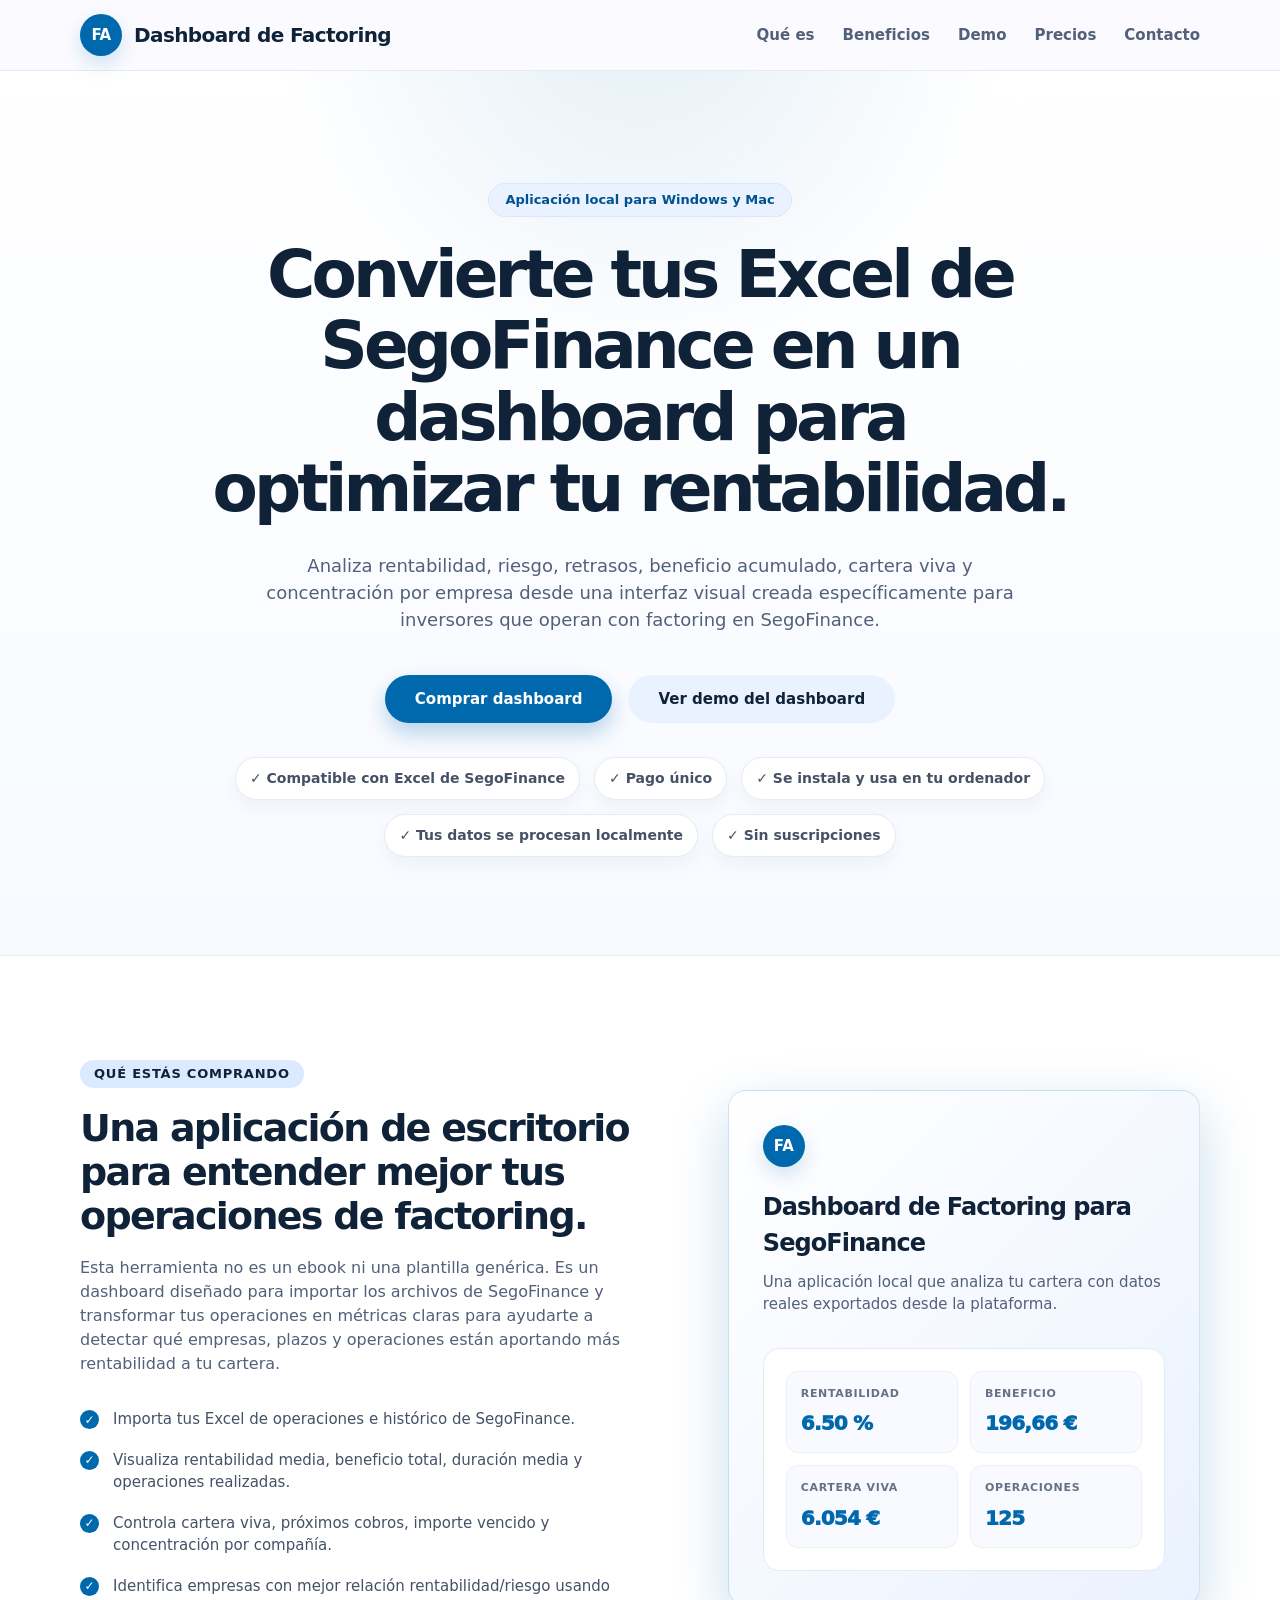
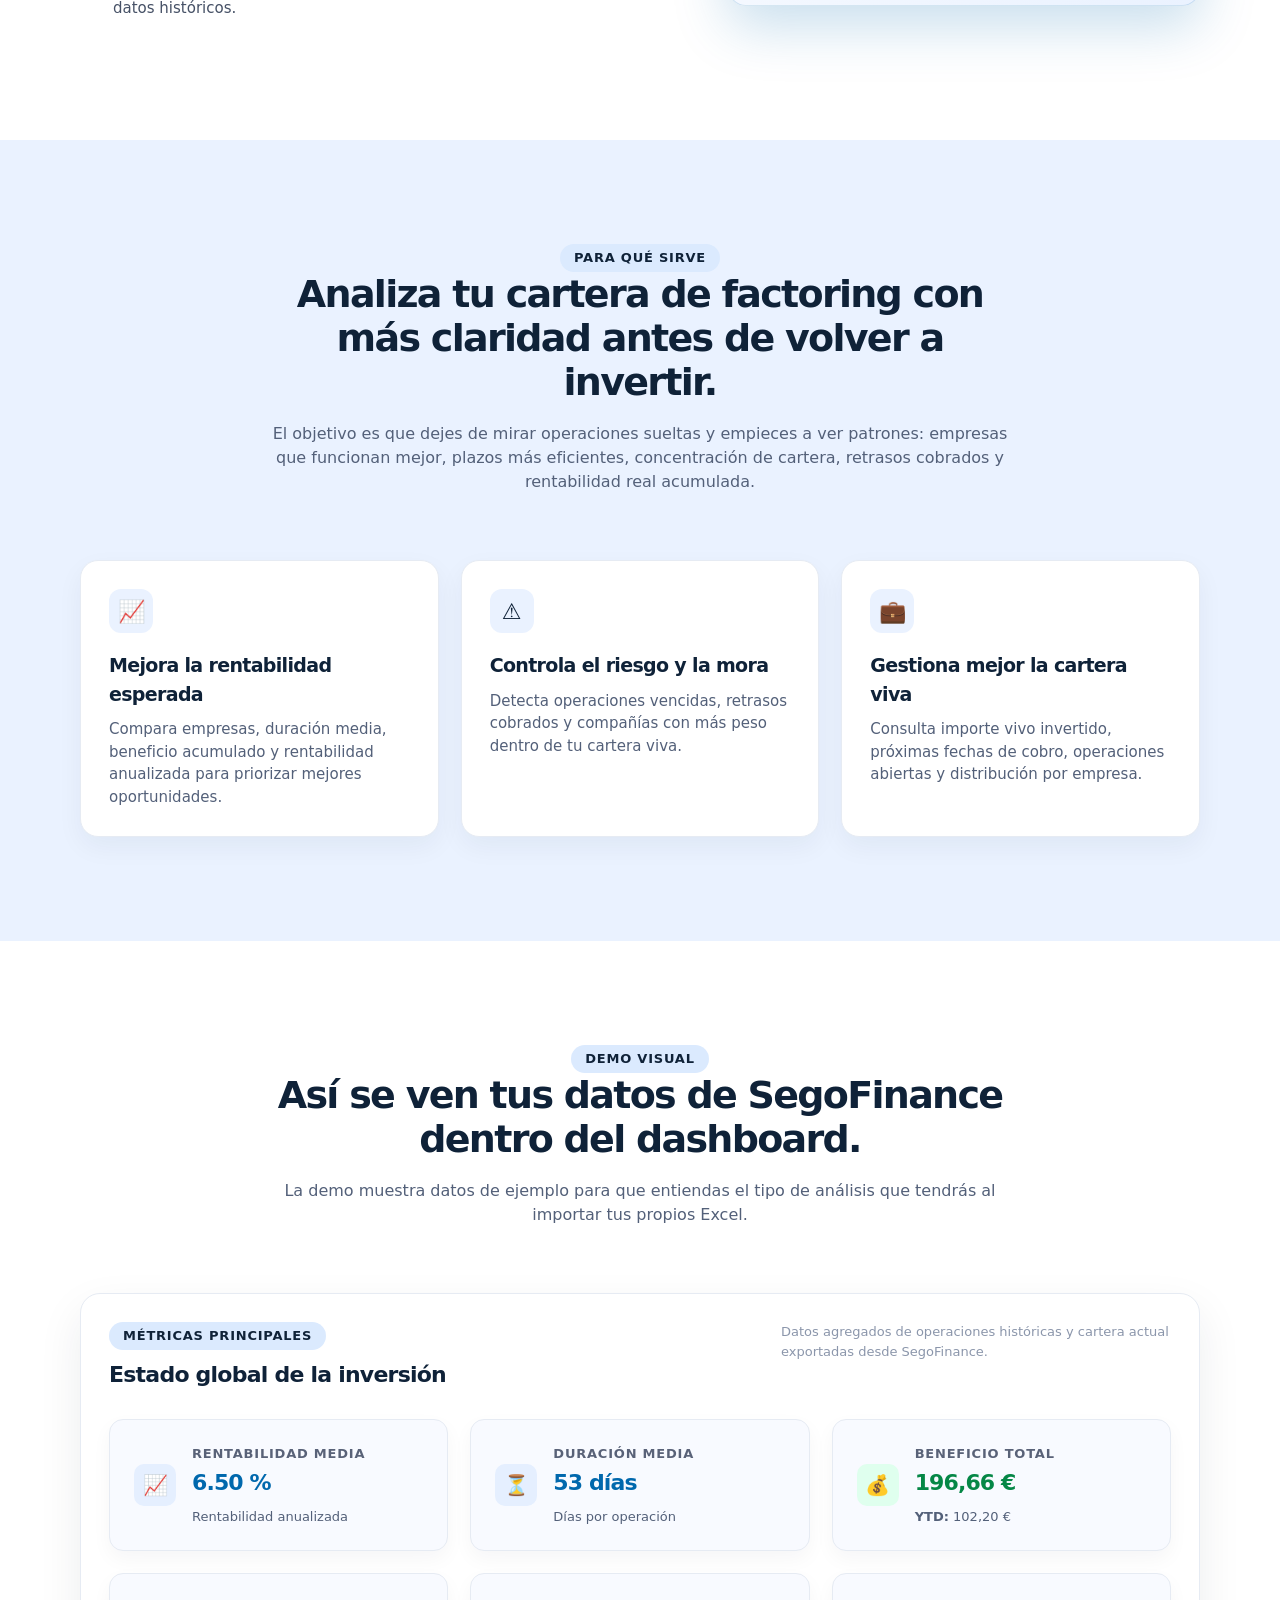
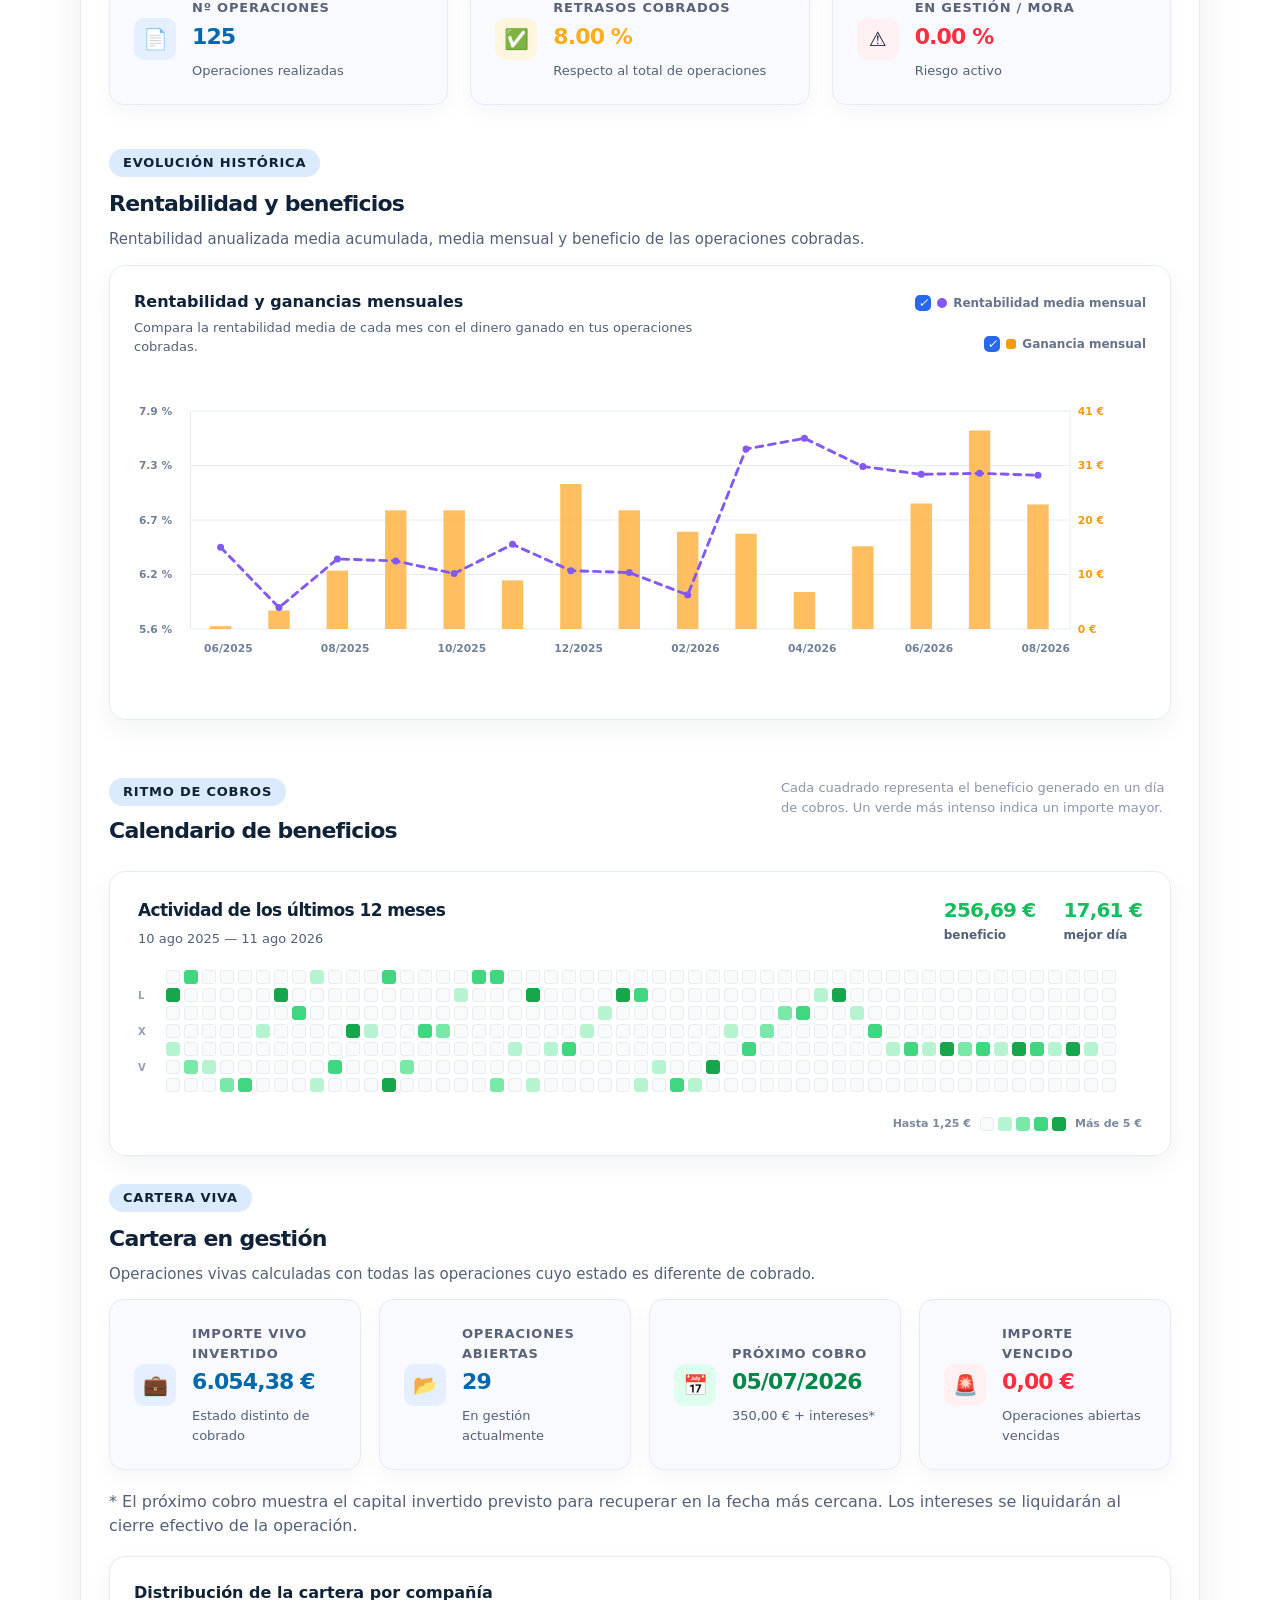
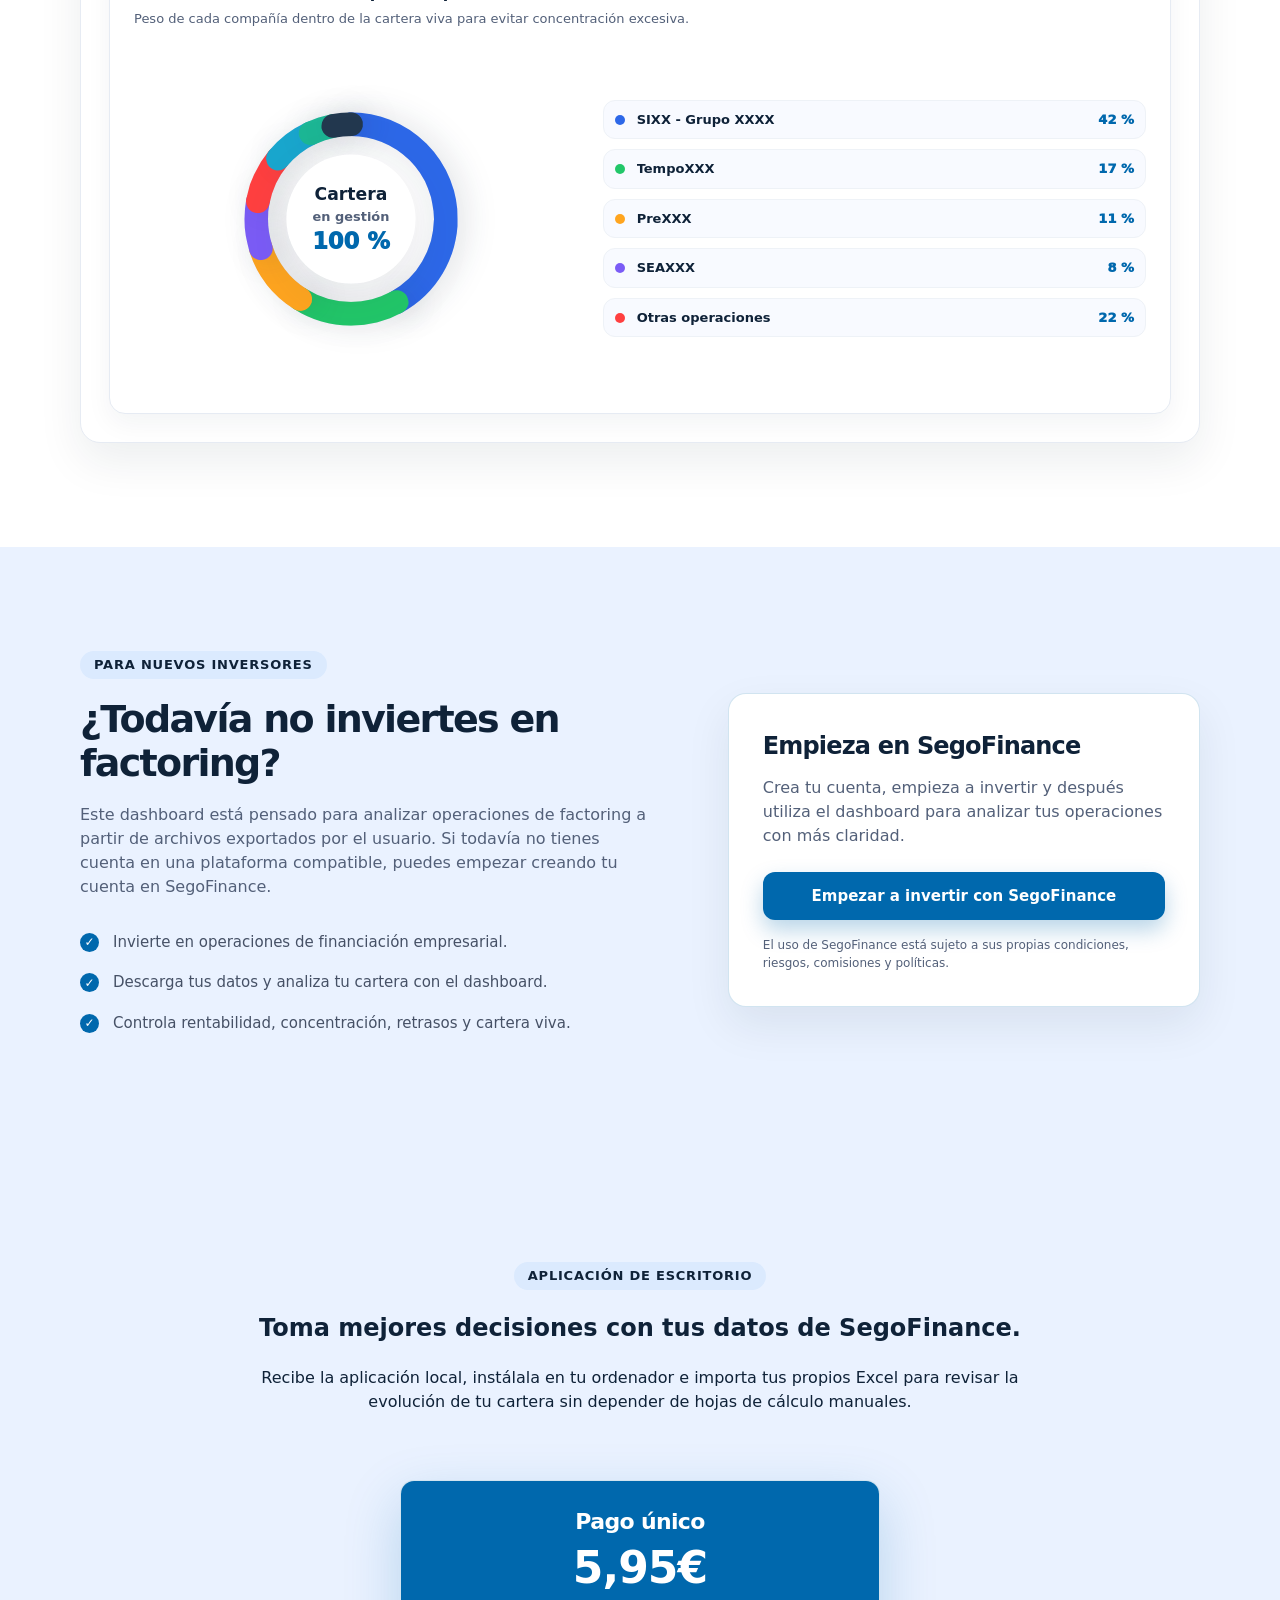
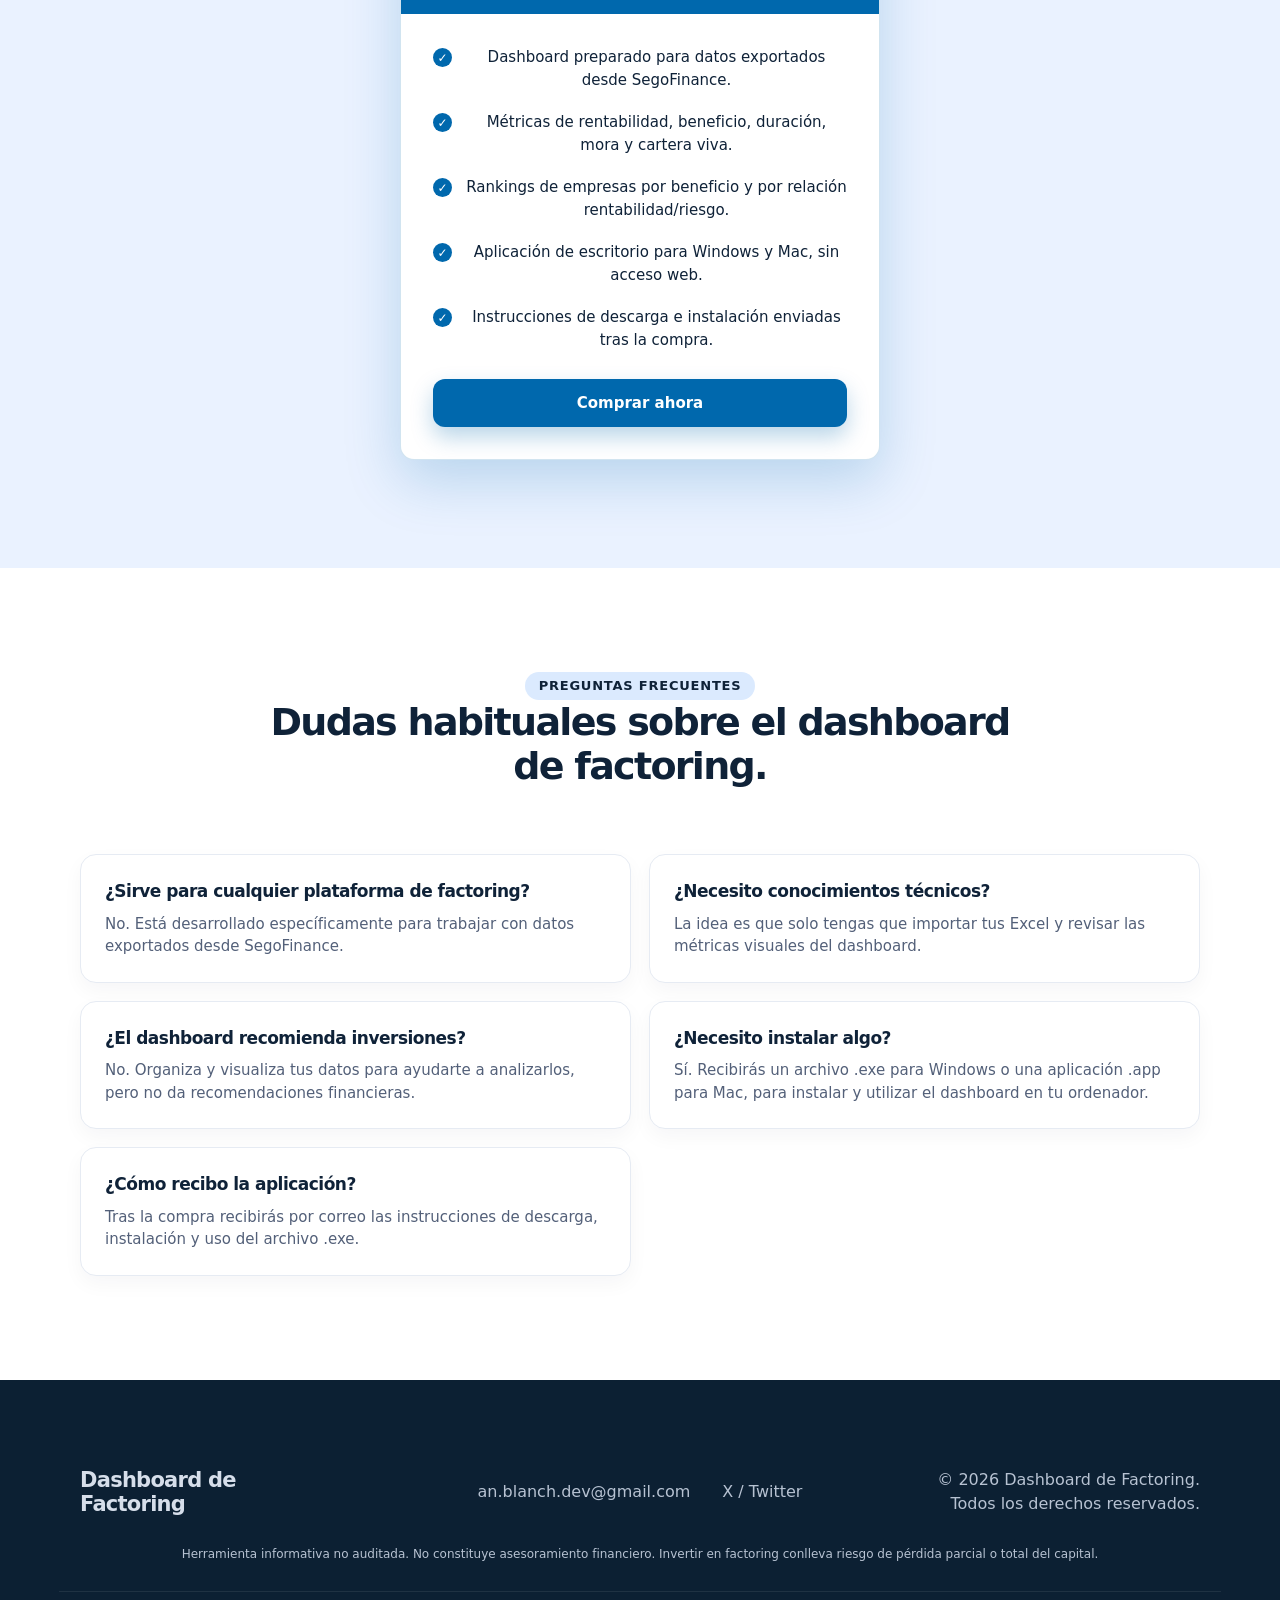
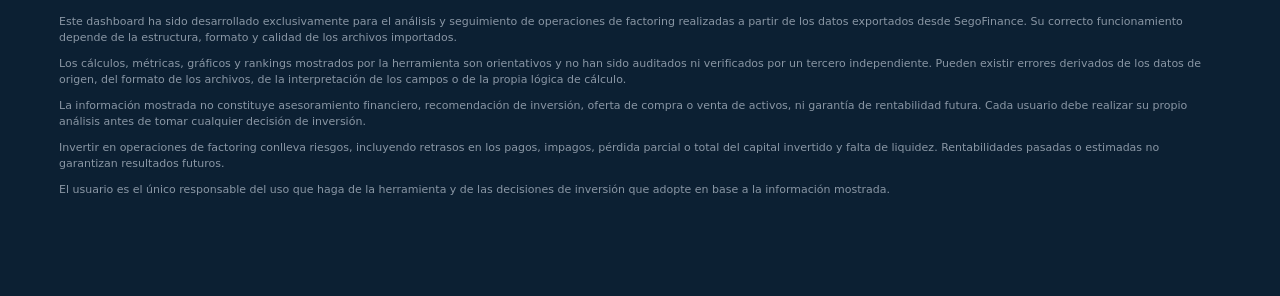
<file: index.html>
<!DOCTYPE html>
<html lang="es">
<head>
  <meta charset="UTF-8" />
  <meta name="viewport" content="width=device-width, initial-scale=1.0" />

  <title>Dashboard de Factoring para SegoFinance | Analiza tu cartera</title>
  <meta name="description" content="Convierte tus Excel de SegoFinance en un dashboard visual para analizar rentabilidad, beneficios, cobros, riesgo y cartera viva desde tu PC." />
  <meta name="keywords" content="dashboard factoring SegoFinance, dashboard para cartera de factoring, analizar cartera SegoFinance, herramienta para inversores factoring, rentabilidad factoring SegoFinance, análisis operaciones factoring, Excel SegoFinance dashboard, controlar inversión factoring, invertir en factoring, como invertir en factoring, cartera viva factoring, métricas factoring" />
  <meta name="author" content="Dashboard de Factoring" />
  <meta name="robots" content="index, follow, max-image-preview:large" />
  <meta name="language" content="es" />
  <meta name="theme-color" content="#0068ad" />
  <link rel="canonical" href="https://anblanch.github.io/dashboard-factoring-landing/" />

  <meta name="google-site-verification" content="lwTbjmG_URt6NmHaF0GnJcpMwwlThwc6qsTA37tQsCk" />
  <meta property="og:type" content="website" />
  <meta property="og:locale" content="es_ES" />
  <meta property="og:title" content="Dashboard de escritorio para SegoFinance | Analiza tu cartera de factoring" />
  <meta property="og:description" content="Analiza rentabilidad, beneficios, cobros, riesgo y cartera viva con tus propios Excel de SegoFinance." />
  <meta property="og:site_name" content="Dashboard de Factoring" />
  <meta property="og:url" content="https://dashboarddefactoring.com/" />
  <meta property="og:image" content="https://dashboarddefactoring.com/og-dashboard-factoring.png" />
  <meta property="og:image:secure_url" content="https://dashboarddefactoring.com/og-dashboard-factoring.png" />
  <meta property="og:image:type" content="image/png" />
  <meta property="og:image:width" content="1729" />
  <meta property="og:image:height" content="910" />
  <meta property="og:image:alt" content="Dashboard de Factoring para analizar operaciones de SegoFinance" />

  <meta name="twitter:card" content="summary_large_image" />
  <meta name="twitter:title" content="Dashboard de Factoring para SegoFinance" />
  <meta name="twitter:description" content="Convierte tus Excel en métricas claras para analizar tu cartera de factoring." />
  <meta name="twitter:image" content="https://dashboarddefactoring.com/og-dashboard-factoring.png" />
  <meta name="twitter:image:alt" content="Vista de un dashboard de factoring con métricas, gráfica y calendario de beneficios" />
  <link rel="icon" href="./favicon.svg" type="image/svg+xml" />
  <link rel="alternate icon" href="./favicon.png" type="image/png" />
  <link rel="apple-touch-icon" href="./favicon.svg" />
  <link rel="manifest" href="./site.webmanifest" />
  <script type="application/ld+json">
  {
    "@context": "https://schema.org",
    "@type": "SoftwareApplication",
    "name": "Dashboard de Factoring para SegoFinance",
    "applicationCategory": "FinanceApplication",
    "operatingSystem": "Windows, macOS",
    "description": "Aplicación de escritorio para analizar operaciones de factoring exportadas desde SegoFinance mediante archivos Excel. Los datos se procesan localmente en el ordenador.",
    "offers": {
      "@type": "Offer",
      "price": "12.95",
      "priceCurrency": "EUR",
      "availability": "https://schema.org/InStock"
    }
  }
  </script>

  <style>
    :root {
      --bg: #ffffff;
      --bg-soft: #f7faff;
      --bg-blue: #eaf2ff;
      --nav-bg: #fbfbff;
      --primary: #0068ad;
      --primary-dark: #00528f;
      --primary-soft: #dbeafe;
      --text: #0f2238;
      --muted: #536079;
      --border: #e6ebf3;
      --card: #ffffff;
      --green: #16c76a;
      --red: #ff2d3d;
      --orange: #ffae1a;
      --shadow: 0 18px 45px rgba(15, 34, 56, 0.08);
      --shadow-strong: 0 20px 55px rgba(0, 104, 173, 0.22);
      --radius-lg: 22px;
      --radius-md: 16px;
      --container: 1120px;
    }

    * { box-sizing: border-box; }
    html { scroll-behavior: smooth; }

    body {
      margin: 0;
      font-family: Inter, ui-sans-serif, system-ui, -apple-system, BlinkMacSystemFont, "Segoe UI", sans-serif;
      color: var(--text);
      background: var(--bg);
      line-height: 1.5;
    }

    a { color: inherit; text-decoration: none; }

    button,
    .button {
      display: inline-flex;
      align-items: center;
      justify-content: center;
      min-height: 48px;
      padding: 0 30px;
      border: 0;
      border-radius: 999px;
      font-size: 15px;
      font-weight: 800;
      cursor: pointer;
      transition: transform 0.2s ease, box-shadow 0.2s ease, background 0.2s ease;
    }

    button:hover,
    .button:hover { transform: translateY(-2px); }

    .button-primary {
      color: #fff;
      background: var(--primary);
      box-shadow: 0 10px 22px rgba(0, 104, 173, 0.28);
    }

    .button-primary:hover { background: var(--primary-dark); }
    .button-soft { color: var(--text); background: #eaf2ff; }
    .button-block { width: 100%; border-radius: 12px; }

    .container {
      width: min(var(--container), calc(100% - 72px));
      margin: 0 auto;
    }

    .navbar {
      position: sticky;
      top: 0;
      z-index: 50;
      border-bottom: 1px solid var(--border);
      background: rgba(251, 251, 255, 0.94);
      backdrop-filter: blur(14px);
    }

    .nav-inner {
      display: flex;
      align-items: center;
      justify-content: space-between;
      min-height: 70px;
      gap: 24px;
    }

    .brand {
      display: inline-flex;
      align-items: center;
      gap: 12px;
      font-size: 20px;
      font-weight: 850;
      letter-spacing: -0.03em;
      white-space: nowrap;
    }

    .brand-logo {
      display: inline-flex;
      align-items: center;
      justify-content: center;
      width: 42px;
      height: 42px;
      border-radius: 50%;
      color: #fff;
      background: var(--primary);
      font-size: 15px;
      font-weight: 900;
      box-shadow: 0 8px 20px rgba(0, 104, 173, 0.18);
    }

    .nav-links {
      display: flex;
      align-items: center;
      justify-content: center;
      gap: 28px;
      color: var(--muted);
      font-size: 15px;
      font-weight: 600;
    }

    .nav-links a:hover { color: var(--primary); }

    .hero {
      padding: 112px 0 98px;
      border-bottom: 1px solid var(--border);
      background:
        radial-gradient(circle at 50% -10%, rgba(0, 104, 173, 0.11), transparent 32%),
        linear-gradient(180deg, #ffffff 0%, #f7faff 100%);
      text-align: center;
    }

    .hero-badge {
      display: inline-flex;
      align-items: center;
      gap: 8px;
      min-height: 34px;
      padding: 0 16px;
      border-radius: 999px;
      color: var(--primary-dark);
      background: #eaf2ff;
      border: 1px solid #d7e7ff;
      font-size: 13px;
      font-weight: 900;
      margin-bottom: 22px;
    }

    .hero h1 {
      max-width: 860px;
      margin: 0 auto;
      font-size: clamp(42px, 5.8vw, 66px);
      line-height: 1.08;
      letter-spacing: -0.06em;
    }

    .hero p {
      max-width: 760px;
      margin: 28px auto 0;
      color: var(--muted);
      font-size: 18px;
    }

    .hero-actions {
      display: flex;
      justify-content: center;
      gap: 16px;
      margin-top: 42px;
      flex-wrap: wrap;
    }

    .hero-proof {
      display: flex;
      justify-content: center;
      gap: 14px;
      flex-wrap: wrap;
      margin-top: 34px;
      color: #465166;
      font-size: 14px;
      font-weight: 800;
    }

    .hero-proof span {
      display: inline-flex;
      align-items: center;
      gap: 8px;
      padding: 10px 14px;
      border-radius: 999px;
      background: #ffffff;
      border: 1px solid var(--border);
      box-shadow: 0 8px 18px rgba(15, 34, 56, 0.04);
    }

    .section { padding: 104px 0; }
    .section-blue { background: var(--bg-blue); }

    .split {
      display: grid;
      grid-template-columns: 1fr 0.82fr;
      align-items: center;
      gap: 72px;
    }

    .eyebrow {
      display: inline-flex;
      align-items: center;
      height: 28px;
      padding: 0 14px;
      border-radius: 999px;
      color: var(--text);
      background: #dbeafe;
      font-size: 13px;
      font-weight: 900;
      letter-spacing: 0.06em;
      text-transform: uppercase;
    }

    .section h2 {
      margin: 18px 0 18px;
      font-size: clamp(28px, 3.4vw, 38px);
      line-height: 1.16;
      letter-spacing: -0.045em;
    }

    .section p { color: var(--muted); font-size: 16px; }

    .check-list {
      display: grid;
      gap: 18px;
      margin-top: 32px;
      padding: 0;
      list-style: none;
      color: #465166;
    }

    .check-list li,
    .price-features li {
      display: flex;
      align-items: flex-start;
      gap: 14px;
      font-size: 15px;
    }

    .check {
      display: inline-flex;
      align-items: center;
      justify-content: center;
      width: 19px;
      height: 19px;
      margin-top: 2px;
      border-radius: 50%;
      color: #fff;
      background: var(--primary);
      font-size: 12px;
      font-weight: 900;
      flex: 0 0 auto;
    }

    .product-card {
      min-height: 470px;
      padding: 34px;
      border: 1px solid rgba(0, 104, 173, 0.16);
      border-radius: 18px;
      background:
        linear-gradient(135deg, #ffffff 0%, #eaf2ff 100%);
      box-shadow: var(--shadow-strong);
    }

    .product-card h3 {
      margin: 22px 0 10px;
      font-size: 24px;
      letter-spacing: -0.04em;
    }

    .product-card p { margin: 0; font-size: 15px; }

    .product-preview {
      margin-top: 32px;
      padding: 22px;
      border-radius: 16px;
      background: #ffffff;
      border: 1px solid var(--border);
    }

    .mini-grid {
      display: grid;
      grid-template-columns: repeat(2, 1fr);
      gap: 12px;
    }

    .mini-card {
      padding: 14px;
      border-radius: 12px;
      background: #f8faff;
      border: 1px solid #edf1f7;
    }

    .mini-label {
      color: #667187;
      font-size: 11px;
      font-weight: 900;
      letter-spacing: 0.06em;
      text-transform: uppercase;
    }

    .mini-value {
      margin-top: 6px;
      color: var(--primary);
      font-size: 20px;
      font-weight: 950;
      letter-spacing: -0.04em;
    }

    .centered { text-align: center; }
    .section-intro { max-width: 760px; margin: 0 auto 66px; }
    .section-intro h2 { margin-top: 0; }

    .benefits-grid {
      display: grid;
      grid-template-columns: repeat(3, 1fr);
      gap: 22px;
    }

    .benefit-card {
      padding: 28px;
      border: 1px solid var(--border);
      border-radius: 18px;
      background: #ffffff;
      box-shadow: 0 10px 26px rgba(15, 34, 56, 0.05);
    }

    .benefit-icon {
      width: 44px;
      height: 44px;
      display: inline-flex;
      align-items: center;
      justify-content: center;
      margin-bottom: 18px;
      border-radius: 12px;
      background: #eaf2ff;
      font-size: 22px;
    }

    .benefit-card h3 {
      margin: 0 0 10px;
      font-size: 19px;
      letter-spacing: -0.035em;
    }

    .benefit-card p { margin: 0; font-size: 15px; }

    .dashboard-shell {
      padding: 28px;
      border: 1px solid var(--border);
      border-radius: 20px;
      background: #ffffff;
      box-shadow: var(--shadow);
    }

    .dashboard-heading {
      display: flex;
      justify-content: space-between;
      gap: 32px;
      margin-bottom: 28px;
    }

    .dashboard-heading h3 {
      margin: 8px 0 0;
      font-size: 22px;
      letter-spacing: -0.035em;
    }

    .dashboard-heading p {
      max-width: 390px;
      margin: 0;
      font-size: 13px;
      color: #8b96ab;
    }

    .metric-grid {
      display: grid;
      grid-template-columns: repeat(3, 1fr);
      gap: 22px;
      margin-bottom: 44px;
    }

    .metric-card {
      display: flex;
      align-items: center;
      gap: 16px;
      min-height: 120px;
      padding: 24px;
      border: 1px solid var(--border);
      border-radius: 14px;
      background: #f8faff;
      box-shadow: 0 8px 20px rgba(15, 34, 56, 0.04);
    }

    .metric-icon {
      display: inline-flex;
      align-items: center;
      justify-content: center;
      width: 42px;
      height: 42px;
      border-radius: 10px;
      background: #e5efff;
      font-size: 20px;
      flex: 0 0 auto;
    }

    .metric-icon.green { background: #dfffee; }
    .metric-icon.orange { background: #fff6df; }
    .metric-icon.red { background: #fff0f1; }

    .metric-label {
      color: #596278;
      font-size: 13px;
      font-weight: 850;
      letter-spacing: 0.06em;
      text-transform: uppercase;
    }

    .metric-value {
      margin-top: 2px;
      font-size: 22px;
      font-weight: 900;
      color: var(--primary);
      letter-spacing: -0.04em;
    }

    .metric-value.green { color: #058746; }
    .metric-value.orange { color: var(--orange); }
    .metric-value.red { color: var(--red); }

    .metric-note {
      margin-top: 8px;
      color: var(--muted);
      font-size: 13px;
    }

    .subsection-title { margin: 28px 0 14px; }
    .subsection-title h3 { margin: 10px 0 8px; font-size: 22px; letter-spacing: -0.035em; }
    .subsection-title p { margin: 0; font-size: 15px; }

    .chart-card {
      padding: 24px;
      border: 1px solid var(--border);
      border-radius: 16px;
      background: #ffffff;
      box-shadow: 0 10px 26px rgba(15, 34, 56, 0.05);
    }

    .chart-header {
      display: flex;
      justify-content: space-between;
      gap: 18px;
      margin-bottom: 20px;
    }

    .chart-header h4 { margin: 0 0 4px; font-size: 16px; }
    .chart-header p { margin: 0; font-size: 13px; }

    .legend {
      display: flex;
      gap: 16px;
      color: var(--muted);
      font-size: 12px;
      white-space: nowrap;
    }

    .legend span { display: inline-flex; align-items: center; gap: 6px; }
    .dot { width: 8px; height: 8px; border-radius: 50%; background: var(--primary); }
    .dot.green { background: var(--green); }
    .line-chart { width: 100%; height: 300px; }
    .chart-grid-line { stroke: #edf1f7; stroke-width: 1; }
    .chart-axis-text { fill: #9aa5b8; font-size: 11px; font-weight: 700; }

    .line-blue,
    .line-green {
      fill: none;
      stroke-width: 4;
      stroke-linecap: round;
      stroke-linejoin: round;
      stroke-dasharray: 1;
      stroke-dashoffset: 1;
      animation: drawLine 1.8s cubic-bezier(0.22, 1, 0.36, 1) forwards;
    }

    .line-blue { stroke: #2868ee; }
    .line-green { stroke: #1fd26d; animation-delay: 0.28s; }

    .chart-point-blue,
    .chart-point-green {
      opacity: 0;
      transform: scale(0.4);
      transform-box: fill-box;
      transform-origin: center;
      animation: popPoint 0.36s ease forwards;
    }

    .chart-point-blue { fill: #2868ee; stroke: #ffffff; stroke-width: 3; animation-delay: 1.55s; }
    .chart-point-green { fill: #1fd26d; stroke: #ffffff; stroke-width: 3; animation-delay: 1.85s; }

    /* Vista de evolución y calendario de cobros */
    .chart-card .line-chart { display: none; }
    .history-chart { width: 100%; height: auto; min-height: 300px; overflow: visible; }
    .history-grid { stroke: #e6ebf3; stroke-width: 1; }
    .history-axis { fill: #70809a; font-size: 11px; font-weight: 750; }
    .history-axis-right { fill: #f59b0b; }
    .history-bar { fill: #ffb74f; opacity: .9; }
    .history-line { fill: none; stroke: #8359f6; stroke-width: 3; stroke-linecap: round; stroke-linejoin: round; stroke-dasharray: 7 6; }
    .history-dot { fill: #8359f6; }
    .history-legend { display: flex; align-items: center; justify-content: flex-end; gap: 15px; flex-wrap: wrap; color: #65738b; font-size: 12px; font-weight: 750; }
    .history-legend span { display: inline-flex; align-items: center; gap: 6px; }
    .history-check { width: 16px; height: 16px; display: inline-grid; place-items: center; border-radius: 5px; color: #fff; background: #2868ee; font-size: 12px; line-height: 1; }
    .history-dot-key { width: 10px; height: 10px; border-radius: 50%; background: #8359f6; }
    .history-bar-key { width: 10px; height: 10px; border-radius: 3px; background: #f59b0b; }

    .calendar-showcase { margin-top: 58px; }
    .calendar-showcase .dashboard-heading { margin-bottom: 24px; }
    .calendar-summary { display: flex; gap: 28px; align-items: flex-start; color: var(--muted); }
    .calendar-summary strong { display: block; color: #16bd5d; font-size: 20px; line-height: 1.2; letter-spacing: -0.04em; }
    .calendar-summary span { font-size: 12px; font-weight: 750; }
    .calendar-card { padding: 26px 28px 22px; border: 1px solid var(--border); border-radius: 16px; background: #fff; box-shadow: 0 10px 26px rgba(15, 34, 56, .05); }
    .calendar-top { display: flex; justify-content: space-between; gap: 20px; margin-bottom: 22px; }
    .calendar-top h4 { margin: 0 0 5px; font-size: 17px; letter-spacing: -0.035em; }
    .calendar-top p { margin: 0; font-size: 13px; }
    .calendar-grid-wrap { display: grid; grid-template-columns: 18px minmax(0, 1fr); gap: 10px; overflow-x: auto; padding-bottom: 5px; }
    .calendar-days { display: grid; grid-template-rows: repeat(7, 14px); gap: 4px; padding-top: 1px; color: #91a0b6; font-size: 10px; font-weight: 750; line-height: 14px; }
    .calendar-grid { display: grid; grid-template-columns: repeat(53, 14px); grid-template-rows: repeat(7, 14px); grid-auto-flow: column; gap: 4px; min-width: 948px; }
    .calendar-cell { width: 14px; height: 14px; border-radius: 3px; border: 1px solid #e8edf3; background: #f8fafc; }
    .calendar-cell.level-1 { background: #b6f4d1; border-color: #b6f4d1; }
    .calendar-cell.level-2 { background: #79e9a9; border-color: #79e9a9; }
    .calendar-cell.level-3 { background: #41d780; border-color: #41d780; }
    .calendar-cell.level-4 { background: #16a64c; border-color: #16a64c; }
    .calendar-footer { display: flex; justify-content: flex-end; align-items: center; gap: 9px; margin-top: 18px; color: #7b899f; font-size: 11px; font-weight: 750; }
    .calendar-scale { display: flex; gap: 4px; }
    .calendar-scale i { width: 14px; height: 14px; border-radius: 3px; border: 1px solid #e8edf3; background: #f8fafc; }
    .calendar-scale i:nth-child(2) { background: #b6f4d1; border-color: #b6f4d1; }
    .calendar-scale i:nth-child(3) { background: #79e9a9; border-color: #79e9a9; }
    .calendar-scale i:nth-child(4) { background: #41d780; border-color: #41d780; }
    .calendar-scale i:nth-child(5) { background: #16a64c; border-color: #16a64c; }

    @keyframes drawLine { to { stroke-dashoffset: 0; } }
    @keyframes popPoint { to { opacity: 1; transform: scale(1); } }

    .portfolio-grid {
      display: grid;
      grid-template-columns: repeat(4, 1fr);
      gap: 18px;
      margin-bottom: 20px;
    }

    .portfolio-note { margin: 0 0 18px; color: #7a8599; font-size: 13px; }

    .donut-wrap {
      display: grid;
      grid-template-columns: minmax(260px, 0.8fr) minmax(260px, 1fr);
      align-items: center;
      gap: 34px;
      min-height: 340px;
    }

    .donut-card-visual { display: flex; justify-content: center; align-items: center; }
    .donut-svg { width: 280px; height: 280px; overflow: visible; }
    .donut-bg { fill: none; stroke: #eef3fb; stroke-width: 22; }

    .donut-segment {
      fill: none;
      stroke-width: 22;
      stroke-linecap: round;
      stroke-dasharray: 0 100;
      stroke-dashoffset: calc(var(--offset) * -1);
      transform: rotate(-90deg);
      transform-origin: 130px 130px;
      filter: drop-shadow(0 8px 14px rgba(15, 34, 56, 0.12));
      animation: donutSegmentIn 1.35s cubic-bezier(0.22, 1, 0.36, 1) forwards;
      animation-delay: var(--delay);
    }

    .donut-center { fill: #ffffff; filter: drop-shadow(0 12px 26px rgba(15, 34, 56, 0.10)); }
    .donut-center-title { fill: var(--text); font-size: 16px; font-weight: 900; text-anchor: middle; }
    .donut-center-subtitle { fill: var(--muted); font-size: 12px; font-weight: 750; text-anchor: middle; }
    .donut-center-value { fill: var(--primary); font-size: 21px; font-weight: 950; text-anchor: middle; }

    .donut-legend { display: grid; gap: 10px; }

    .donut-legend-row {
      display: grid;
      grid-template-columns: 12px minmax(0, 1fr) auto;
      align-items: center;
      gap: 10px;
      min-height: 36px;
      padding: 9px 11px;
      border: 1px solid #eef2f7;
      border-radius: 12px;
      background: #f8faff;
    }

    .donut-legend-dot { width: 10px; height: 10px; border-radius: 999px; background: var(--dot-color); }
    .donut-legend-name { min-width: 0; color: var(--text); font-size: 13px; font-weight: 850; white-space: nowrap; overflow: hidden; text-overflow: ellipsis; }
    .donut-legend-value { color: var(--primary); font-size: 13px; font-weight: 950; white-space: nowrap; }

    @keyframes donutSegmentIn { to { stroke-dasharray: var(--value) calc(100 - var(--value)); } }

    .pricing {
      padding: 108px 0;
      background: var(--bg-blue);
    }

    .price-card {
      width: min(480px, 100%);
      margin: 54px auto 0;
      overflow: hidden;
      border: 1px solid rgba(0, 104, 173, 0.18);
      border-radius: 14px;
      background: #ffffff;
      box-shadow: var(--shadow-strong);
    }

    .price-head {
      padding: 24px;
      color: #ffffff;
      background: var(--primary);
      text-align: center;
    }

    .price-head h3 { margin: 0; font-size: 22px; letter-spacing: -0.03em; }

    .price {
      display: flex;
      align-items: flex-end;
      justify-content: center;
      gap: 6px;
      margin-top: 8px;
      font-weight: 900;
      letter-spacing: -0.06em;
    }

    .price strong { font-size: 44px; line-height: 1; }
    .price-body { padding: 32px; }

    .price-features {
      display: grid;
      gap: 20px;
      margin: 0 0 28px;
      padding: 0;
      list-style: none;
    }

    .price-footnote { margin: 22px 0 0; color: var(--muted); text-align: center; }

    .faq-grid {
      display: grid;
      grid-template-columns: repeat(2, 1fr);
      gap: 18px;
      margin-top: 34px;
    }

    .faq-card {
      padding: 24px;
      border: 1px solid var(--border);
      border-radius: 16px;
      background: #ffffff;
      box-shadow: 0 8px 20px rgba(15, 34, 56, 0.04);
    }

    .faq-card h3 {
      margin: 0 0 8px;
      font-size: 17px;
      letter-spacing: -0.03em;
    }

    .faq-card p { margin: 0; font-size: 15px; }

    .footer {
      padding: 88px 0;
      color: #d6deea;
      background: #0c2033;
    }

    .footer-grid {
      display: grid;
      grid-template-columns: 1fr 1.2fr 1fr;
      align-items: center;
      gap: 48px;
    }

    .footer-brand { font-size: 21px; font-weight: 900; line-height: 1.18; letter-spacing: -0.035em; }

    .footer-links {
      display: flex;
      align-items: center;
      justify-content: center;
      gap: 32px;
      flex-wrap: wrap;
      color: #b7c2d2;
    }

    .footer-links a:hover { color: #ffffff; }
    .copyright { color: #b7c2d2; text-align: right; }

    .footer-warning {
      max-width: 1162px;
      margin: 28px auto 0;
      color: #b7c2d2;
      font-size: 12px;
      text-align: center;
    }

    .footer-disclaimer {
      max-width: 1162px;
      margin: 28px auto 0;
      padding-top: 22px;
      border-top: 1px solid rgba(255, 255, 255, 0.08);
      color: rgba(214, 222, 234, 0.62);
      font-size: 11px;
      line-height: 1.45;
    }

    .footer-disclaimer p { margin: 0 0 10px; }

    @media (max-width: 980px) {
      .container { width: min(var(--container), calc(100% - 36px)); }
      .nav-inner { flex-wrap: wrap; padding: 14px 0; }
      .nav-links { order: 3; width: 100%; justify-content: flex-start; overflow-x: auto; padding-bottom: 2px; }
      .split,
      .footer-grid { grid-template-columns: 1fr; }
      .metric-grid,
      .portfolio-grid,
      .benefits-grid,
      .faq-grid { grid-template-columns: 1fr 1fr; }
      .dashboard-heading,
      .chart-header { flex-direction: column; }
      .calendar-top { flex-direction: column; }
      .footer,
      .copyright { text-align: left; }
      .footer-links { justify-content: flex-start; }
    }

    @media (max-width: 760px) {
      .donut-wrap { grid-template-columns: 1fr; }
      .donut-svg { width: 245px; height: 245px; }
    }

    @media (max-width: 640px) {
      .brand { font-size: 17px; }
      .brand-logo { width: 36px; height: 36px; }
      .hero { padding: 76px 0 78px; }
      .section,
      .pricing { padding: 72px 0; }
      .button { width: 100%; }
      .metric-grid,
      .portfolio-grid,
      .benefits-grid,
      .faq-grid { grid-template-columns: 1fr; }
      .dashboard-shell { padding: 18px; }
      .metric-card { min-height: 104px; }
      .line-chart { height: 240px; }
      .calendar-card { padding: 20px 18px; }
      .calendar-summary { gap: 18px; }
      .footer { padding: 64px 0; }
      .footer-disclaimer { margin-top: 22px; font-size: 10px; text-align: left; }
    }
    .referral-card {
  padding: 34px;
  border: 1px solid rgba(0, 104, 173, 0.18);
  border-radius: 18px;
  background: #ffffff;
  box-shadow: var(--shadow);
}

.referral-card h3 {
  margin: 0 0 12px;
  font-size: 24px;
  letter-spacing: -0.035em;
}

.referral-card p {
  margin: 0 0 24px;
}

.referral-note {
  margin-top: 24px;
  font-size: 12px !important;
  color: #6b7280;
}

.referral-small {
  margin-top: 16px !important;
  margin-bottom: 0 !important;
  font-size: 12px !important;
  color: #6b7280;
}
  </style>
</head>

<body>
  <header class="navbar">
    <div class="container nav-inner">
      <a class="brand" href="#inicio" aria-label="Dashboard de Factoring para SegoFinance">
        <span class="brand-logo">FA</span>
        <span>Dashboard de Factoring</span>
      </a>

      <nav class="nav-links" aria-label="Navegación principal">
        <a href="#producto">Qué es</a>
        <a href="#beneficios">Beneficios</a>
        <a href="#dashboard">Demo</a>
        <a href="#precios">Precios</a>
        <a href="#contacto">Contacto</a>
      </nav>
    </div>
  </header>

  <main id="inicio">
    <section class="hero">
      <div class="container">

        <span class="hero-badge">Aplicación local para Windows y Mac</span>

        <h1>Convierte tus Excel de SegoFinance en un dashboard para optimizar tu rentabilidad.</h1>

        <p>
          Analiza rentabilidad, riesgo, retrasos, beneficio acumulado, cartera viva y concentración por empresa
          desde una interfaz visual creada específicamente para inversores que operan con factoring en SegoFinance.
        </p>

        <div class="hero-actions">
          <a class="button button-primary" href="#precios">Comprar dashboard</a>
          <a class="button button-soft" href="#dashboard">Ver demo del dashboard</a>
        </div>

        <div class="hero-proof" aria-label="Características principales">
          <span>✓ Compatible con Excel de SegoFinance</span>
          <span>✓ Pago único</span>
          <span>✓ Se instala y usa en tu ordenador</span>
          <span>✓ Tus datos se procesan localmente</span>
          <span>✓ Sin suscripciones</span>
        </div>
      </div>
    </section>

    <section id="producto" class="section">
      <div class="container split">
        <div>
          <span class="eyebrow">Qué estás comprando</span>
          <h2>Una aplicación de escritorio para entender mejor tus operaciones de factoring.</h2>
          <p>
            Esta herramienta no es un ebook ni una plantilla genérica. Es un dashboard diseñado para importar
            los archivos de SegoFinance y transformar tus operaciones en métricas claras para ayudarte a detectar
            qué empresas, plazos y operaciones están aportando más rentabilidad a tu cartera.
          </p>

          <ul class="check-list">
            <li><span class="check">✓</span> Importa tus Excel de operaciones e histórico de SegoFinance.</li>
            <li><span class="check">✓</span> Visualiza rentabilidad media, beneficio total, duración media y operaciones realizadas.</li>
            <li><span class="check">✓</span> Controla cartera viva, próximos cobros, importe vencido y concentración por compañía.</li>
            <li><span class="check">✓</span> Identifica empresas con mejor relación rentabilidad/riesgo usando datos históricos.</li>
          </ul>
        </div>

        <article class="product-card" aria-label="Producto Dashboard de Factoring para SegoFinance">
          <div class="brand-logo">FA</div>
          <h3>Dashboard de Factoring para SegoFinance</h3>
          <p>
            Una aplicación local que analiza tu cartera con datos reales exportados desde la plataforma.
          </p>

          <div class="product-preview">
            <div class="mini-grid">
              <div class="mini-card">
                <div class="mini-label">Rentabilidad</div>
                <div class="mini-value">6.50 %</div>
              </div>
              <div class="mini-card">
                <div class="mini-label">Beneficio</div>
                <div class="mini-value">196,66 €</div>
              </div>
              <div class="mini-card">
                <div class="mini-label">Cartera viva</div>
                <div class="mini-value">6.054 €</div>
              </div>
              <div class="mini-card">
                <div class="mini-label">Operaciones</div>
                <div class="mini-value">125</div>
              </div>
            </div>
          </div>
        </article>
      </div>
    </section>

    <section id="beneficios" class="section section-blue">
      <div class="container">
        <div class="section-intro centered">
          <span class="eyebrow">Para qué sirve</span>
          <h2>Analiza tu cartera de factoring con más claridad antes de volver a invertir.</h2>
          <p>
            El objetivo es que dejes de mirar operaciones sueltas y empieces a ver patrones: empresas que funcionan mejor,
            plazos más eficientes, concentración de cartera, retrasos cobrados y rentabilidad real acumulada.
          </p>
        </div>

        <div class="benefits-grid">
          <article class="benefit-card">
            <span class="benefit-icon">📈</span>
            <h3>Mejora la rentabilidad esperada</h3>
            <p>
              Compara empresas, duración media, beneficio acumulado y rentabilidad anualizada para priorizar mejores oportunidades.
            </p>
          </article>

          <article class="benefit-card">
            <span class="benefit-icon">⚠️</span>
            <h3>Controla el riesgo y la mora</h3>
            <p>
              Detecta operaciones vencidas, retrasos cobrados y compañías con más peso dentro de tu cartera viva.
            </p>
          </article>

          <article class="benefit-card">
            <span class="benefit-icon">💼</span>
            <h3>Gestiona mejor la cartera viva</h3>
            <p>
              Consulta importe vivo invertido, próximas fechas de cobro, operaciones abiertas y distribución por empresa.
            </p>
          </article>
        </div>
      </div>
    </section>

    <section id="dashboard" class="section" aria-label="Vista demo del dashboard de factoring para SegoFinance">
      <div class="container">
        <div class="section-intro centered">
          <span class="eyebrow">Demo visual</span>
          <h2>Así se ven tus datos de SegoFinance dentro del dashboard.</h2>
          <p>
            La demo muestra datos de ejemplo para que entiendas el tipo de análisis que tendrás al importar tus propios Excel.
          </p>
        </div>

        <div class="dashboard-shell">
          <div class="dashboard-heading">
            <div>
              <span class="eyebrow">Métricas principales</span>
              <h3>Estado global de la inversión</h3>
            </div>
            <p>Datos agregados de operaciones históricas y cartera actual exportadas desde SegoFinance.</p>
          </div>

          <div class="metric-grid">
            <article class="metric-card">
              <span class="metric-icon">📈</span>
              <div>
                <div class="metric-label">Rentabilidad media</div>
                <div class="metric-value">6.50 %</div>
                <div class="metric-note">Rentabilidad anualizada</div>
              </div>
            </article>

            <article class="metric-card">
              <span class="metric-icon">⏳</span>
              <div>
                <div class="metric-label">Duración media</div>
                <div class="metric-value">53 días</div>
                <div class="metric-note">Días por operación</div>
              </div>
            </article>

            <article class="metric-card">
              <span class="metric-icon green">💰</span>
              <div>
                <div class="metric-label">Beneficio total</div>
                <div class="metric-value green">196,66 €</div>
                <div class="metric-note"><strong>YTD:</strong> 102,20 €</div>
              </div>
            </article>

            <article class="metric-card">
              <span class="metric-icon">📄</span>
              <div>
                <div class="metric-label">Nº operaciones</div>
                <div class="metric-value">125</div>
                <div class="metric-note">Operaciones realizadas</div>
              </div>
            </article>

            <article class="metric-card">
              <span class="metric-icon orange">✅</span>
              <div>
                <div class="metric-label">Retrasos cobrados</div>
                <div class="metric-value orange">8.00 %</div>
                <div class="metric-note">Respecto al total de operaciones</div>
              </div>
            </article>

            <article class="metric-card">
              <span class="metric-icon red">⚠️</span>
              <div>
                <div class="metric-label">En gestión / mora</div>
                <div class="metric-value red">0.00 %</div>
                <div class="metric-note">Riesgo activo</div>
              </div>
            </article>
          </div>

          <div class="subsection-title">
            <span class="eyebrow">Evolución histórica</span>
            <h3>Rentabilidad y beneficios</h3>
            <p>Rentabilidad anualizada media acumulada, media mensual y beneficio de las operaciones cobradas.</p>
          </div>

          <article class="chart-card">
            <div class="chart-header">
              <div>
                <h4>Rentabilidad y ganancias mensuales</h4>
                <p>Compara la rentabilidad media de cada mes con el dinero ganado en tus operaciones cobradas.</p>
              </div>
              <div class="history-legend" aria-label="Series activas del gráfico">
                <span><i class="history-check">✓</i><i class="history-dot-key"></i> Rentabilidad media mensual</span>
                <span><i class="history-check">✓</i><i class="history-bar-key"></i> Ganancia mensual</span>
              </div>
            </div>

            <svg class="line-chart" viewBox="0 0 960 300" role="img" aria-label="Gráfico de rentabilidad y beneficios del dashboard de factoring">
              <line class="chart-grid-line" x1="58" y1="42" x2="914" y2="42" />
              <line class="chart-grid-line" x1="58" y1="96" x2="914" y2="96" />
              <line class="chart-grid-line" x1="58" y1="150" x2="914" y2="150" />
              <line class="chart-grid-line" x1="58" y1="204" x2="914" y2="204" />
              <line class="chart-grid-line" x1="58" y1="258" x2="914" y2="258" />
              <line class="chart-grid-line" x1="58" y1="42" x2="58" y2="258" />
              <line class="chart-grid-line" x1="914" y1="42" x2="914" y2="258" />

              <text class="chart-axis-text" x="22" y="46">6.7 %</text>
              <text class="chart-axis-text" x="22" y="100">6.5 %</text>
              <text class="chart-axis-text" x="22" y="154">6.3 %</text>
              <text class="chart-axis-text" x="22" y="208">6.1 %</text>
              <text class="chart-axis-text" x="22" y="262">5.9 %</text>

              <text class="chart-axis-text" x="70" y="288">06/2025</text>
              <text class="chart-axis-text" x="300" y="288">08/2025</text>
              <text class="chart-axis-text" x="540" y="288">12/2025</text>
              <text class="chart-axis-text" x="760" y="288">01/2026</text>
              <text class="chart-axis-text" x="865" y="288">02/2026</text>

              <path class="line-blue" pathLength="1" d="M58 96 L130 238 L225 154 L315 136 L405 141 L500 132 L590 134 L690 141 L760 137 L835 124 L914 100" />
              <path class="line-green" pathLength="1" d="M58 258 L130 254 L205 246 L285 224 L375 196 L470 184 L565 145 L660 112 L740 88 L830 78 L914 42" />

              <circle class="chart-point-blue" cx="58" cy="96" r="5" />
              <circle class="chart-point-blue" cx="130" cy="238" r="5" />
              <circle class="chart-point-blue" cx="225" cy="154" r="5" />
              <circle class="chart-point-blue" cx="315" cy="136" r="5" />
              <circle class="chart-point-blue" cx="405" cy="141" r="5" />
              <circle class="chart-point-blue" cx="500" cy="132" r="5" />
              <circle class="chart-point-blue" cx="590" cy="134" r="5" />
              <circle class="chart-point-blue" cx="690" cy="141" r="5" />
              <circle class="chart-point-blue" cx="760" cy="137" r="5" />
              <circle class="chart-point-blue" cx="835" cy="124" r="5" />
              <circle class="chart-point-blue" cx="914" cy="100" r="5" />

              <circle class="chart-point-green" cx="58" cy="258" r="5" />
              <circle class="chart-point-green" cx="130" cy="254" r="5" />
              <circle class="chart-point-green" cx="205" cy="246" r="5" />
              <circle class="chart-point-green" cx="285" cy="224" r="5" />
              <circle class="chart-point-green" cx="375" cy="196" r="5" />
              <circle class="chart-point-green" cx="470" cy="184" r="5" />
              <circle class="chart-point-green" cx="565" cy="145" r="5" />
              <circle class="chart-point-green" cx="660" cy="112" r="5" />
              <circle class="chart-point-green" cx="740" cy="88" r="5" />
              <circle class="chart-point-green" cx="830" cy="78" r="5" />
              <circle class="chart-point-green" cx="914" cy="42" r="5" />

              <text class="chart-axis-text" fill="#1fd26d" x="864" y="34">197 €</text>
              <text class="chart-axis-text" fill="#2868ee" x="860" y="92">6.50 %</text>
            </svg>
            <svg class="history-chart" viewBox="0 0 1040 320" role="img" aria-label="Rentabilidad media mensual y ganancias mensuales">
              <g class="history-grid"><line x1="58" y1="35" x2="962" y2="35"/><line x1="58" y1="91" x2="962" y2="91"/><line x1="58" y1="147" x2="962" y2="147"/><line x1="58" y1="203" x2="962" y2="203"/><line x1="58" y1="259" x2="962" y2="259"/><line x1="58" y1="35" x2="58" y2="259"/><line x1="962" y1="35" x2="962" y2="259"/></g>
              <g class="history-axis"><text x="5" y="39">7.9 %</text><text x="5" y="95">7.3 %</text><text x="5" y="151">6.7 %</text><text x="5" y="207">6.2 %</text><text x="5" y="263">5.6 %</text></g>
              <g class="history-axis history-axis-right"><text x="970" y="39">41 €</text><text x="970" y="95">31 €</text><text x="970" y="151">20 €</text><text x="970" y="207">10 €</text><text x="970" y="263">0 €</text></g>
              <g class="history-bar"><rect x="78" y="256" width="22" height="3"/><rect x="138" y="240" width="22" height="19"/><rect x="198" y="199" width="22" height="60"/><rect x="258" y="137" width="22" height="122"/><rect x="318" y="137" width="22" height="122"/><rect x="378" y="209" width="22" height="50"/><rect x="438" y="110" width="22" height="149"/><rect x="498" y="137" width="22" height="122"/><rect x="558" y="159" width="22" height="100"/><rect x="618" y="161" width="22" height="98"/><rect x="678" y="221" width="22" height="38"/><rect x="738" y="174" width="22" height="85"/><rect x="798" y="130" width="22" height="129"/><rect x="858" y="55" width="22" height="204"/><rect x="918" y="131" width="22" height="128"/></g>
              <path class="history-line" d="M89 175 L149 237 L209 187 L269 189 L329 202 L389 172 L449 199 L509 201 L569 224 L629 74 L689 63 L749 92 L809 100 L869 99 L929 101"/>
              <g class="history-dot"><circle cx="89" cy="175" r="3.6"/><circle cx="149" cy="237" r="3.6"/><circle cx="209" cy="187" r="3.6"/><circle cx="269" cy="189" r="3.6"/><circle cx="329" cy="202" r="3.6"/><circle cx="389" cy="172" r="3.6"/><circle cx="449" cy="199" r="3.6"/><circle cx="509" cy="201" r="3.6"/><circle cx="569" cy="224" r="3.6"/><circle cx="629" cy="74" r="3.6"/><circle cx="689" cy="63" r="3.6"/><circle cx="749" cy="92" r="3.6"/><circle cx="809" cy="100" r="3.6"/><circle cx="869" cy="99" r="3.6"/><circle cx="929" cy="101" r="3.6"/></g>
              <g class="history-axis"><text x="72" y="283">06/2025</text><text x="192" y="283">08/2025</text><text x="312" y="283">10/2025</text><text x="432" y="283">12/2025</text><text x="552" y="283">02/2026</text><text x="672" y="283">04/2026</text><text x="792" y="283">06/2026</text><text x="912" y="283">08/2026</text></g>
            </svg>
          </article>

          <section class="calendar-showcase" aria-label="Calendario de beneficios">
            <div class="dashboard-heading">
              <div>
                <span class="eyebrow">Ritmo de cobros</span>
                <h3>Calendario de beneficios</h3>
              </div>
              <p>Cada cuadrado representa el beneficio generado en un día de cobros. Un verde más intenso indica un importe mayor.</p>
            </div>

            <article class="calendar-card">
              <div class="calendar-top">
                <div>
                  <h4>Actividad de los últimos 12 meses</h4>
                  <p>10 ago 2025 — 11 ago 2026</p>
                </div>
                <div class="calendar-summary" aria-label="Resumen de beneficio">
                  <div><strong>256,69 €</strong><span>beneficio</span></div>
                  <div><strong>17,61 €</strong><span>mejor día</span></div>
                </div>
              </div>
              <div class="calendar-grid-wrap">
                <div class="calendar-days" aria-hidden="true"><span></span><span>L</span><span></span><span>X</span><span></span><span>V</span><span></span></div>
                <div id="benefits-calendar" class="calendar-grid" role="img" aria-label="Calendario de actividad de beneficios de los últimos doce meses"></div>
              </div>
              <div class="calendar-footer"><span>Hasta 1,25 €</span><span class="calendar-scale" aria-hidden="true"><i></i><i></i><i></i><i></i><i></i></span><span>Más de 5 €</span></div>
            </article>
          </section>

          <div class="subsection-title">
            <span class="eyebrow">Cartera viva</span>
            <h3>Cartera en gestión</h3>
            <p>Operaciones vivas calculadas con todas las operaciones cuyo estado es diferente de cobrado.</p>
          </div>

          <div class="portfolio-grid">
            <article class="metric-card">
              <span class="metric-icon">💼</span>
              <div>
                <div class="metric-label">Importe vivo invertido</div>
                <div class="metric-value">6.054,38 €</div>
                <div class="metric-note">Estado distinto de cobrado</div>
              </div>
            </article>

            <article class="metric-card">
              <span class="metric-icon">📂</span>
              <div>
                <div class="metric-label">Operaciones abiertas</div>
                <div class="metric-value">29</div>
                <div class="metric-note">En gestión actualmente</div>
              </div>
            </article>

            <article class="metric-card">
              <span class="metric-icon green">📅</span>
              <div>
                <div class="metric-label">Próximo cobro</div>
                <div class="metric-value green">05/07/2026</div>
                <div class="metric-note">350,00 € + intereses*</div>
              </div>
            </article>

            <article class="metric-card">
              <span class="metric-icon red">🚨</span>
              <div>
                <div class="metric-label">Importe vencido</div>
                <div class="metric-value red">0,00 €</div>
                <div class="metric-note">Operaciones abiertas vencidas</div>
              </div>
            </article>
          </div>

          <p class="portfolio-note">
            * El próximo cobro muestra el capital invertido previsto para recuperar en la fecha más cercana.
            Los intereses se liquidarán al cierre efectivo de la operación.
          </p>

          <article class="chart-card">
            <div class="chart-header">
              <div>
                <h4>Distribución de la cartera por compañía</h4>
                <p>Peso de cada compañía dentro de la cartera viva para evitar concentración excesiva.</p>
              </div>
            </div>

            <div class="donut-wrap">
              <div class="donut-card-visual">
                <svg class="donut-svg" viewBox="0 0 260 260" role="img" aria-label="Gráfico circular de distribución de cartera viva">
                  <circle class="donut-bg" cx="130" cy="130" r="88" />
                  <circle class="donut-segment" cx="130" cy="130" r="88" pathLength="100" style="--value: 42; --offset: 0; --delay: 0.05s; stroke: #2d68e8;" />
                  <circle class="donut-segment" cx="130" cy="130" r="88" pathLength="100" style="--value: 17; --offset: 42; --delay: 0.16s; stroke: #22c769;" />
                  <circle class="donut-segment" cx="130" cy="130" r="88" pathLength="100" style="--value: 11; --offset: 59; --delay: 0.27s; stroke: #ffa51f;" />
                  <circle class="donut-segment" cx="130" cy="130" r="88" pathLength="100" style="--value: 8; --offset: 70; --delay: 0.38s; stroke: #7b5cf6;" />
                  <circle class="donut-segment" cx="130" cy="130" r="88" pathLength="100" style="--value: 8; --offset: 78; --delay: 0.49s; stroke: #ff4040;" />
                  <circle class="donut-segment" cx="130" cy="130" r="88" pathLength="100" style="--value: 7; --offset: 86; --delay: 0.60s; stroke: #19a7ce;" />
                  <circle class="donut-segment" cx="130" cy="130" r="88" pathLength="100" style="--value: 4; --offset: 93; --delay: 0.71s; stroke: #1cb795;" />
                  <circle class="donut-segment" cx="130" cy="130" r="88" pathLength="100" style="--value: 3; --offset: 97; --delay: 0.82s; stroke: #23384f;" />
                  <circle class="donut-center" cx="130" cy="130" r="60" />
                  <text class="donut-center-title" x="130" y="112">Cartera</text>
                  <text class="donut-center-subtitle" x="130" y="132">en gestión</text>
                  <text class="donut-center-value" x="130" y="158">100 %</text>
                </svg>
              </div>

              <div class="donut-legend" aria-label="Leyenda de distribución de cartera">
                <div class="donut-legend-row"><span class="donut-legend-dot" style="--dot-color: #2d68e8;"></span><span class="donut-legend-name">SIXX - Grupo XXXX</span><span class="donut-legend-value">42 %</span></div>
                <div class="donut-legend-row"><span class="donut-legend-dot" style="--dot-color: #22c769;"></span><span class="donut-legend-name">TempoXXX</span><span class="donut-legend-value">17 %</span></div>
                <div class="donut-legend-row"><span class="donut-legend-dot" style="--dot-color: #ffa51f;"></span><span class="donut-legend-name">PreXXX</span><span class="donut-legend-value">11 %</span></div>
                <div class="donut-legend-row"><span class="donut-legend-dot" style="--dot-color: #7b5cf6;"></span><span class="donut-legend-name">SEAXXX</span><span class="donut-legend-value">8 %</span></div>
                <div class="donut-legend-row"><span class="donut-legend-dot" style="--dot-color: #ff4040;"></span><span class="donut-legend-name">Otras operaciones</span><span class="donut-legend-value">22 %</span></div>
              </div>
            </div>
          </article>
        </div>
      </div>
    </section>
<section id="empezar-segofinance" class="section section-blue">
  <div class="container split">
    <div>
      <span class="eyebrow">Para nuevos inversores</span>

      <h2>¿Todavía no inviertes en factoring?</h2>

      <p>
        Este dashboard está pensado para analizar operaciones de factoring a partir
        de archivos exportados por el usuario. Si todavía no tienes cuenta en una
        plataforma compatible, puedes empezar creando tu cuenta en SegoFinance.
      </p>

      <ul class="check-list">
        <li><span class="check">✓</span> Invierte en operaciones de financiación empresarial.</li>
        <li><span class="check">✓</span> Descarga tus datos y analiza tu cartera con el dashboard.</li>
        <li><span class="check">✓</span> Controla rentabilidad, concentración, retrasos y cartera viva.</li>
      </ul>
    </div>

    <article class="referral-card">
      <h3>Empieza en SegoFinance</h3>

      <p>
        Crea tu cuenta, empieza a invertir y después utiliza el dashboard para
        analizar tus operaciones con más claridad.
      </p>

      <a
        class="button button-primary button-block"
        href="https://www.segofinance.com/registro?ref=tlTsQN"
        target="_blank"
        rel="noopener noreferrer sponsored"
      >
        Empezar a invertir con SegoFinance
      </a>

      <p class="referral-small">
        El uso de SegoFinance está sujeto a sus propias condiciones, riesgos,
        comisiones y políticas.
      </p>
    </article>
  </div>
</section>
    <section id="precios" class="pricing">
      <div class="container centered">
        <span class="eyebrow">Aplicación de escritorio</span>
        <h2>Toma mejores decisiones con tus datos de SegoFinance.</h2>
        <p class="section-intro">
          Recibe la aplicación local, instálala en tu ordenador e importa tus propios Excel para revisar
          la evolución de tu cartera sin depender de hojas de cálculo manuales.
        </p>

        <article class="price-card">
          <div class="price-head">
            <h3>Pago único</h3>
            <div class="price"><strong>5,95€</strong></div>
          </div>

          <div class="price-body">
            <ul class="price-features">
              <li><span class="check">✓</span> Dashboard preparado para datos exportados desde SegoFinance.</li>
              <li><span class="check">✓</span> Métricas de rentabilidad, beneficio, duración, mora y cartera viva.</li>
              <li><span class="check">✓</span> Rankings de empresas por beneficio y por relación rentabilidad/riesgo.</li>
              <li><span class="check">✓</span> Aplicación de escritorio para Windows y Mac, sin acceso web.</li>
              <li><span class="check">✓</span> Instrucciones de descarga e instalación enviadas tras la compra.</li>
            </ul>

            <a class="button button-primary button-block" href="https://buy.stripe.com/bJeaEY1Lh1t8epxevg2Ry01">Comprar ahora</a>
          </div>
        </article>
      </div>
    </section>

    <section id="faq" class="section">
      <div class="container">
        <div class="section-intro centered">
          <span class="eyebrow">Preguntas frecuentes</span>
          <h2>Dudas habituales sobre el dashboard de factoring.</h2>
        </div>

        <div class="faq-grid">
          <article class="faq-card">
            <h3>¿Sirve para cualquier plataforma de factoring?</h3>
            <p>No. Está desarrollado específicamente para trabajar con datos exportados desde SegoFinance.</p>
          </article>

          <article class="faq-card">
            <h3>¿Necesito conocimientos técnicos?</h3>
            <p>La idea es que solo tengas que importar tus Excel y revisar las métricas visuales del dashboard.</p>
          </article>

          <article class="faq-card">
            <h3>¿El dashboard recomienda inversiones?</h3>
            <p>No. Organiza y visualiza tus datos para ayudarte a analizarlos, pero no da recomendaciones financieras.</p>
          </article>

          <article class="faq-card">
            <h3>¿Necesito instalar algo?</h3>
            <p>Sí. Recibirás un archivo .exe para Windows o una aplicación .app para Mac, para instalar y utilizar el dashboard en tu ordenador.</p>
          </article>

          <article class="faq-card">
            <h3>¿Cómo recibo la aplicación?</h3>
            <p>Tras la compra recibirás por correo las instrucciones de descarga, instalación y uso del archivo .exe.</p>
          </article>
        </div>
      </div>
    </section>
  </main>

  <footer id="contacto" class="footer">
    <div class="container footer-grid">
      <div class="footer-brand">Dashboard de<br />Factoring</div>

      <nav class="footer-links" aria-label="Contacto y redes">
        <a href="mailto:an.blanch.dev@gmail.com">an.blanch.dev@gmail.com</a>
        <a href="https://x.com/Uppsala_invest" target="_blank" rel="noopener noreferrer">X / Twitter</a>
      </nav>

      <div class="copyright">
        © 2026 Dashboard de Factoring.<br />Todos los derechos reservados.
      </div>
    </div>

    <p class="footer-warning">
      Herramienta informativa no auditada. No constituye asesoramiento financiero. Invertir en factoring conlleva riesgo de pérdida parcial o total del capital.
    </p>

    <div class="footer-disclaimer">
      <p>
        Este dashboard ha sido desarrollado exclusivamente para el análisis y seguimiento de operaciones de factoring realizadas a partir de los datos exportados desde SegoFinance. Su correcto funcionamiento depende de la estructura, formato y calidad de los archivos importados.
      </p>

      <p>
        Los cálculos, métricas, gráficos y rankings mostrados por la herramienta son orientativos y no han sido auditados ni verificados por un tercero independiente. Pueden existir errores derivados de los datos de origen, del formato de los archivos, de la interpretación de los campos o de la propia lógica de cálculo.
      </p>

      <p>
        La información mostrada no constituye asesoramiento financiero, recomendación de inversión, oferta de compra o venta de activos, ni garantía de rentabilidad futura. Cada usuario debe realizar su propio análisis antes de tomar cualquier decisión de inversión.
      </p>

      <p>
        Invertir en operaciones de factoring conlleva riesgos, incluyendo retrasos en los pagos, impagos, pérdida parcial o total del capital invertido y falta de liquidez. Rentabilidades pasadas o estimadas no garantizan resultados futuros.
      </p>

      <p>
        El usuario es el único responsable del uso que haga de la herramienta y de las decisiones de inversión que adopte en base a la información mostrada.
      </p>
    </div>
  </footer>
  <script>
    (() => {
      const calendar = document.getElementById('benefits-calendar');
      if (!calendar) return;

      // Patrón determinista de ejemplo: representa cobros repartidos a lo largo de 12 meses.
      const activity = new Set([1, 4, 7, 12, 19, 27, 34, 38, 43, 51, 56, 62, 68, 73, 80, 84, 90, 96, 101, 108, 113, 119, 126, 132, 137, 141, 146, 151, 158, 164, 170, 176, 183, 188, 194, 202, 209, 215, 220, 228, 234, 240, 247, 253, 260, 268, 276, 284, 291, 298, 305, 312, 319, 326, 333, 340, 347, 354, 361]);
      const strong = new Set([1, 43, 73, 90, 141, 176, 215, 260, 305, 333, 354]);
      const medium = new Set([7, 34, 51, 68, 84, 101, 119, 126, 158, 183, 202, 228, 247, 276, 291, 319, 340]);

      for (let day = 0; day < 371; day += 1) {
        const cell = document.createElement('span');
        cell.className = 'calendar-cell';
        if (activity.has(day)) cell.classList.add(strong.has(day) ? 'level-4' : medium.has(day) ? 'level-3' : day % 3 === 0 ? 'level-2' : 'level-1');
        calendar.appendChild(cell);
      }
    })();
  </script>
</body>
</html>
</file>
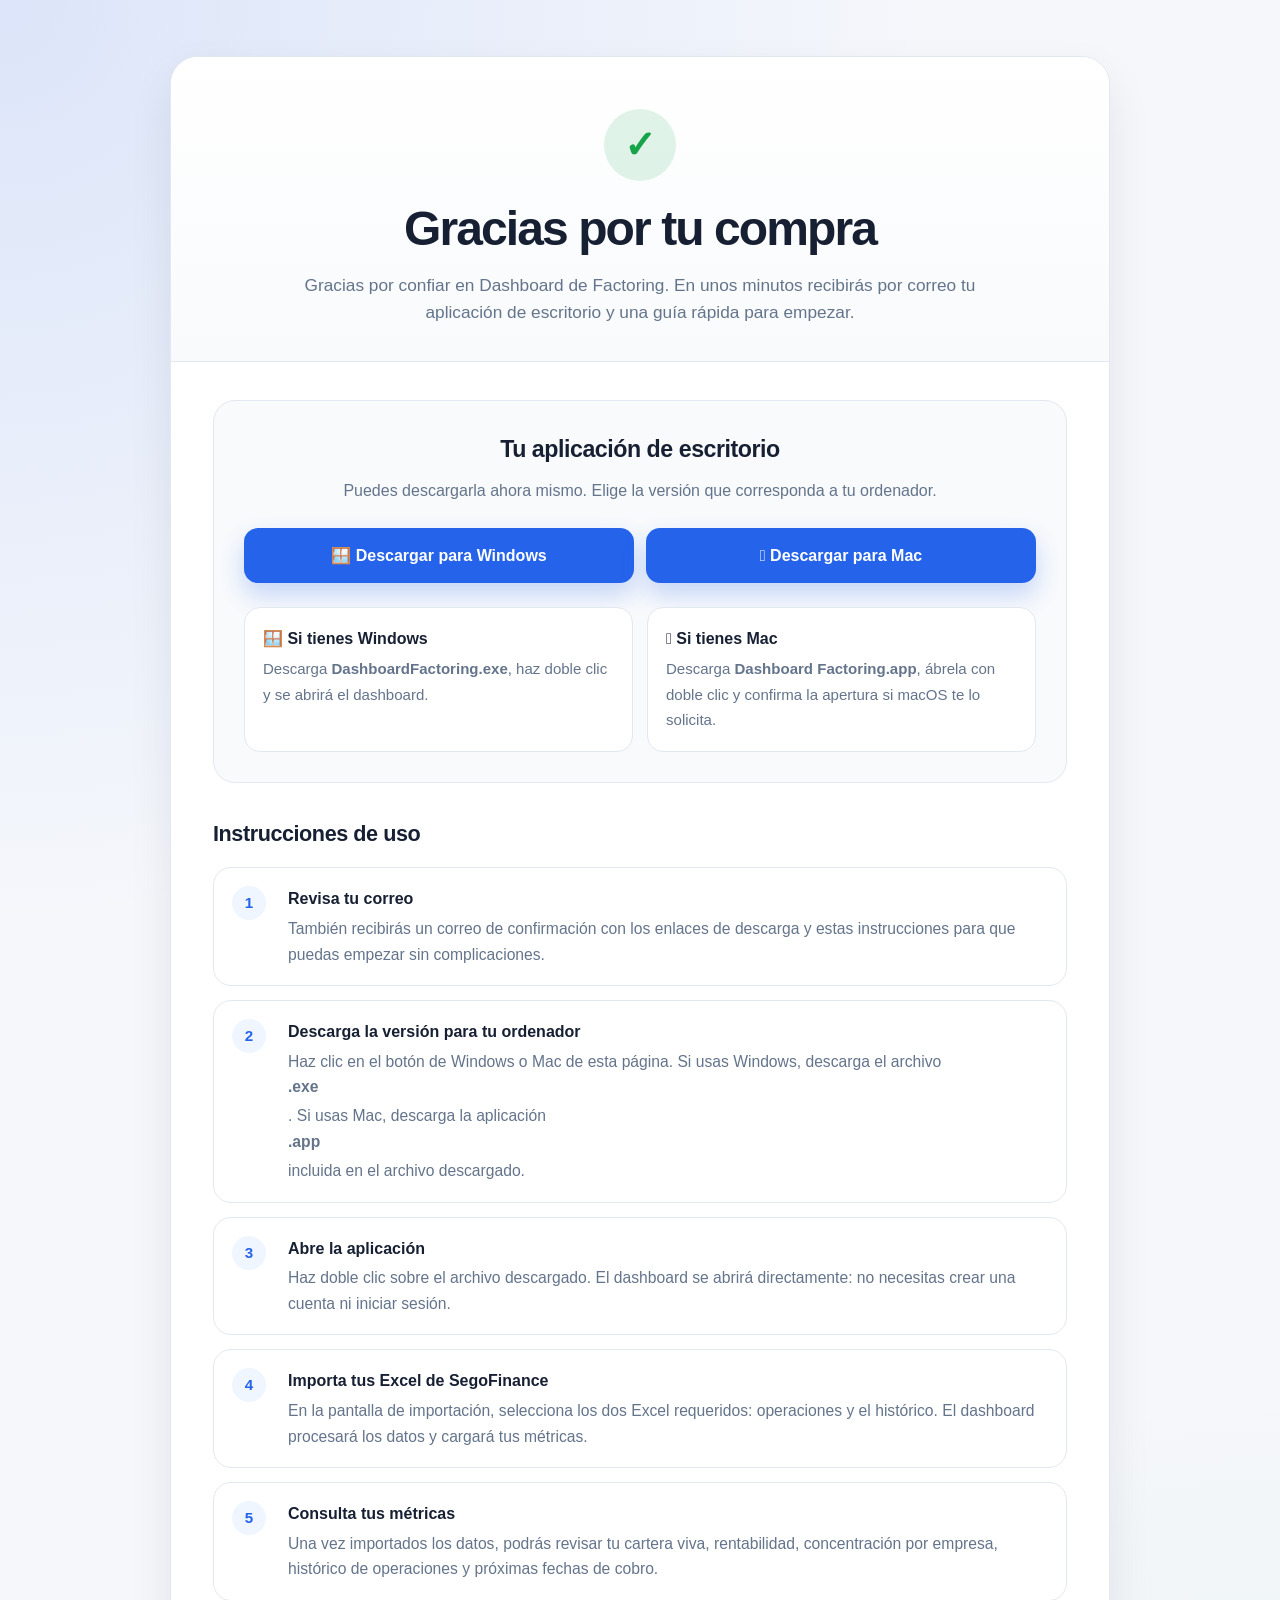
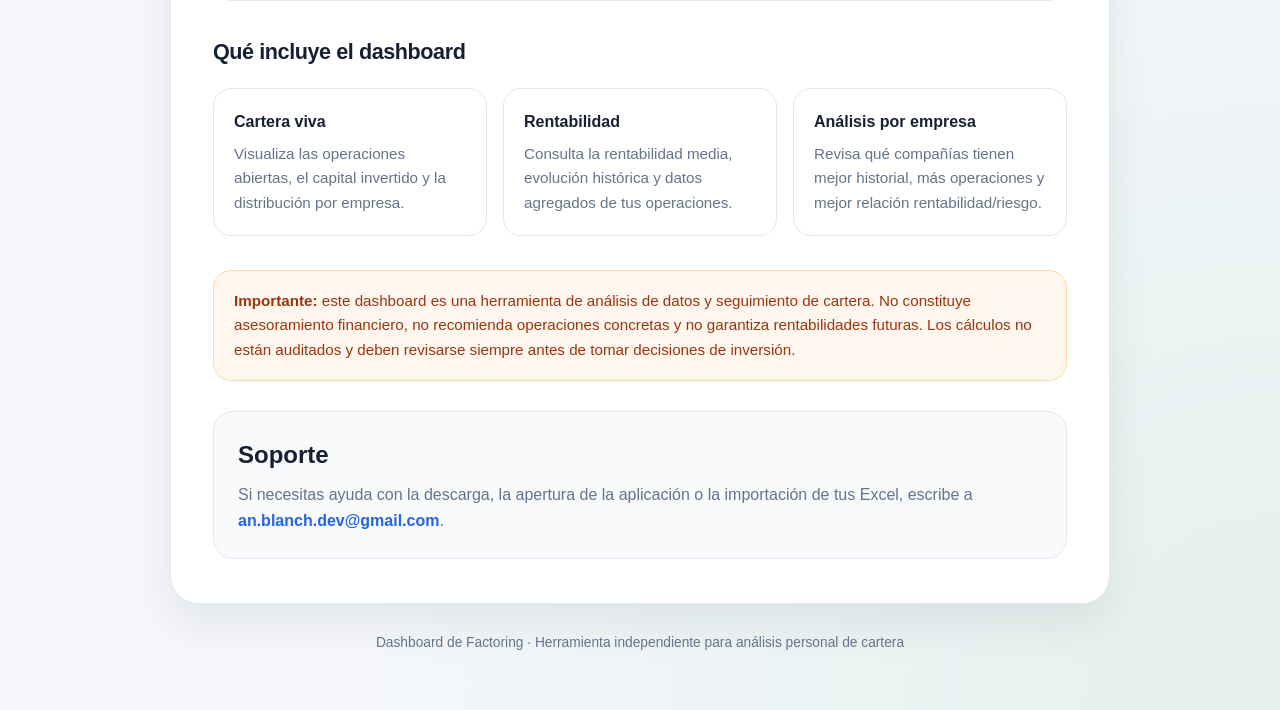
<file: post-compra.html>
<!DOCTYPE html>
<html lang="es">
<head>
  <meta charset="UTF-8" />
  <meta name="viewport" content="width=device-width, initial-scale=1.0" />
  <title>Gracias por tu compra | Dashboard de Factoring</title>

  <style>
    :root {
      --bg: #f5f7fb;
      --card: #ffffff;
      --primary: #2563eb;
      --primary-dark: #1d4ed8;
      --text: #172033;
      --muted: #64748b;
      --border: #e2e8f0;
      --success: #16a34a;
      --warning-bg: #fff7ed;
      --warning-border: #fed7aa;
      --warning-text: #9a3412;
      --shadow: 0 20px 45px rgba(15, 23, 42, 0.08);
    }

    * {
      box-sizing: border-box;
      margin: 0;
      padding: 0;
    }

    body {
      font-family: -apple-system, BlinkMacSystemFont, "Segoe UI", Roboto, Arial, sans-serif;
      background:
        radial-gradient(circle at top left, rgba(37, 99, 235, 0.12), transparent 35%),
        radial-gradient(circle at bottom right, rgba(22, 163, 74, 0.08), transparent 35%),
        var(--bg);
      color: var(--text);
      min-height: 100vh;
      line-height: 1.6;
    }

    .page {
      width: 100%;
      max-width: 980px;
      margin: 0 auto;
      padding: 56px 20px;
    }

    .card {
      background: var(--card);
      border: 1px solid var(--border);
      border-radius: 28px;
      box-shadow: var(--shadow);
      overflow: hidden;
    }

    .hero {
      padding: 52px 42px 34px;
      text-align: center;
      border-bottom: 1px solid var(--border);
      background: linear-gradient(180deg, #ffffff 0%, #f8fafc 100%);
    }

    .success-icon {
      width: 72px;
      height: 72px;
      margin: 0 auto 22px;
      border-radius: 50%;
      background: rgba(22, 163, 74, 0.12);
      color: var(--success);
      display: flex;
      align-items: center;
      justify-content: center;
      font-size: 38px;
      font-weight: 700;
    }

    h1 {
      font-size: clamp(2rem, 4vw, 3rem);
      line-height: 1.1;
      margin-bottom: 16px;
      letter-spacing: -0.04em;
    }

    .subtitle {
      max-width: 680px;
      margin: 0 auto;
      color: var(--muted);
      font-size: 1.08rem;
    }

    .content {
      padding: 38px 42px 44px;
    }

    .access-box {
      background: #f8fafc;
      border: 1px solid var(--border);
      border-radius: 22px;
      padding: 30px;
      text-align: center;
      margin-bottom: 34px;
    }

    .access-box h2 {
      font-size: 1.45rem;
      margin-bottom: 10px;
      letter-spacing: -0.02em;
    }

    .access-box p {
      color: var(--muted);
      margin-bottom: 24px;
    }

    .download-options {
      display: grid;
      grid-template-columns: repeat(2, 1fr);
      gap: 14px;
      text-align: left;
    }

    .download-option {
      padding: 18px;
      border: 1px solid var(--border);
      border-radius: 16px;
      background: #ffffff;
    }

    .download-option strong {
      display: block;
      margin-bottom: 4px;
      font-size: 1rem;
    }

    .download-option span {
      color: var(--muted);
      font-size: 0.94rem;
    }

    .file-name {
      color: var(--text);
      font-weight: 700;
    }

    .btn {
      display: inline-flex;
      align-items: center;
      justify-content: center;
      gap: 10px;
      background: var(--primary);
      color: #ffffff;
      text-decoration: none;
      font-weight: 700;
      padding: 15px 26px;
      border-radius: 14px;
      transition: 0.2s ease;
      box-shadow: 0 12px 24px rgba(37, 99, 235, 0.24);
    }

    .btn:hover {
      background: var(--primary-dark);
      transform: translateY(-2px);
    }

    .download-actions {
      display: flex;
      justify-content: center;
      gap: 12px;
      margin: 22px 0 24px;
      flex-wrap: wrap;
    }

    .download-actions .btn {
      flex: 1 1 240px;
    }

    .section {
      margin-top: 34px;
    }

    .section h2 {
      font-size: 1.35rem;
      margin-bottom: 16px;
      letter-spacing: -0.02em;
    }

    .steps {
      display: grid;
      gap: 14px;
      counter-reset: step;
    }

    .step {
      display: grid;
      grid-template-columns: 42px 1fr;
      gap: 14px;
      align-items: start;
      padding: 18px;
      border: 1px solid var(--border);
      border-radius: 18px;
      background: #ffffff;
    }

    .step::before {
      counter-increment: step;
      content: counter(step);
      width: 34px;
      height: 34px;
      border-radius: 50%;
      background: #eff6ff;
      color: var(--primary);
      display: flex;
      align-items: center;
      justify-content: center;
      font-weight: 800;
      font-size: 0.95rem;
    }

    .step strong {
      display: block;
      margin-bottom: 4px;
    }

    .step span {
      color: var(--muted);
      font-size: 0.98rem;
    }

    .info-grid {
      display: grid;
      grid-template-columns: repeat(3, 1fr);
      gap: 16px;
      margin-top: 18px;
    }

    .info-card {
      border: 1px solid var(--border);
      border-radius: 18px;
      padding: 20px;
      background: #ffffff;
    }

    .info-card h3 {
      font-size: 1rem;
      margin-bottom: 8px;
    }

    .info-card p {
      color: var(--muted);
      font-size: 0.95rem;
    }

    .warning {
      margin-top: 34px;
      padding: 18px 20px;
      border-radius: 18px;
      background: var(--warning-bg);
      border: 1px solid var(--warning-border);
      color: var(--warning-text);
      font-size: 0.95rem;
    }

    .support {
      margin-top: 30px;
      padding: 24px;
      border-radius: 20px;
      background: #f8fafc;
      border: 1px solid var(--border);
    }

    .support h2 {
      margin-bottom: 8px;
    }

    .support p {
      color: var(--muted);
    }

    .support a {
      color: var(--primary);
      font-weight: 700;
      text-decoration: none;
    }

    footer {
      text-align: center;
      color: var(--muted);
      font-size: 0.86rem;
      margin-top: 28px;
    }

    @media (max-width: 760px) {
      .page {
        padding: 28px 14px;
      }

      .hero,
      .content {
        padding-left: 22px;
        padding-right: 22px;
      }

      .hero {
        padding-top: 38px;
      }

      .access-box {
        padding: 24px 18px;
      }

      .info-grid {
        grid-template-columns: 1fr;
      }

      .download-options {
        grid-template-columns: 1fr;
      }

      .step {
        grid-template-columns: 36px 1fr;
        padding: 16px;
      }

      .btn {
        width: 100%;
      }

      .download-actions {
        gap: 10px;
      }
    }
  </style>
</head>

<body>
  <main class="page">
    <section class="card">

      <div class="hero">
        <div class="success-icon">✓</div>
        <h1>Gracias por tu compra</h1>
        <p class="subtitle">
          Gracias por confiar en Dashboard de Factoring. En unos minutos recibirás por correo tu aplicación de escritorio y una guía rápida para empezar.
        </p>
      </div>

      <div class="content">

        <div class="access-box">
          <h2>Tu aplicación de escritorio</h2>
          <p>
            Puedes descargarla ahora mismo. Elige la versión que corresponda a tu ordenador.
          </p>
          <div class="download-actions">
            <a class="btn" href="https://drive.google.com/drive/folders/1AxjuNsXa7pS9QCYdSYCRr5a_I_ThwJNp?usp=sharing" target="_blank" rel="noopener noreferrer">🪟 Descargar para Windows</a>
            <a class="btn" href="https://drive.google.com/drive/folders/1AxjuNsXa7pS9QCYdSYCRr5a_I_ThwJNp?usp=sharing" target="_blank" rel="noopener noreferrer"> Descargar para Mac</a>
          </div>
          <div class="download-options">
            <div class="download-option">
              <strong>🪟 Si tienes Windows</strong>
              <span>Descarga <span class="file-name">DashboardFactoring.exe</span>, haz doble clic y se abrirá el dashboard.</span>
            </div>
            <div class="download-option">
              <strong> Si tienes Mac</strong>
              <span>Descarga <span class="file-name">Dashboard Factoring.app</span>, ábrela con doble clic y confirma la apertura si macOS te lo solicita.</span>
            </div>
          </div>
        </div>

        <section class="section">
          <h2>Instrucciones de uso</h2>

          <div class="steps">
            <div class="step">
              <div>
              <strong>Revisa tu correo</strong>
              <span>
                  También recibirás un correo de confirmación con los enlaces de descarga y estas instrucciones para que puedas empezar sin complicaciones.
                </span>
              </div>
            </div>

            <div class="step">
              <div>
              <strong>Descarga la versión para tu ordenador</strong>
              <span>
                  Haz clic en el botón de Windows o Mac de esta página. Si usas Windows, descarga el archivo <strong>.exe</strong>. Si usas Mac, descarga la aplicación <strong>.app</strong> incluida en el archivo descargado.
                </span>
              </div>
            </div>

            <div class="step">
              <div>
              <strong>Abre la aplicación</strong>
              <span>
                  Haz doble clic sobre el archivo descargado. El dashboard se abrirá directamente: no necesitas crear una cuenta ni iniciar sesión.
                </span>
              </div>
            </div>

            <div class="step">
              <div>
              <strong>Importa tus Excel de SegoFinance</strong>
              <span>
                  En la pantalla de importación, selecciona los dos Excel requeridos: operaciones y el histórico. El dashboard procesará los datos y cargará tus métricas.
                </span>
              </div>
            </div>

            <div class="step">
              <div>
                <strong>Consulta tus métricas</strong>
                <span>
                  Una vez importados los datos, podrás revisar tu cartera viva, rentabilidad, concentración por empresa, histórico de operaciones y próximas fechas de cobro.
                </span>
              </div>
            </div>
          </div>
        </section>

        <section class="section">
          <h2>Qué incluye el dashboard</h2>

          <div class="info-grid">
            <div class="info-card">
              <h3>Cartera viva</h3>
              <p>
                Visualiza las operaciones abiertas, el capital invertido y la distribución por empresa.
              </p>
            </div>

            <div class="info-card">
              <h3>Rentabilidad</h3>
              <p>
                Consulta la rentabilidad media, evolución histórica y datos agregados de tus operaciones.
              </p>
            </div>

            <div class="info-card">
              <h3>Análisis por empresa</h3>
              <p>
                Revisa qué compañías tienen mejor historial, más operaciones y mejor relación rentabilidad/riesgo.
              </p>
            </div>
          </div>
        </section>

        <div class="warning">
          <strong>Importante:</strong>
          este dashboard es una herramienta de análisis de datos y seguimiento de cartera. No constituye asesoramiento financiero, no recomienda operaciones concretas y no garantiza rentabilidades futuras. Los cálculos no están auditados y deben revisarse siempre antes de tomar decisiones de inversión.
        </div>

        <section class="support">
          <h2>Soporte</h2>
          <p>
            Si necesitas ayuda con la descarga, la apertura de la aplicación o la importación de tus Excel, escribe a <a href="mailto:an.blanch.dev@gmail.com">an.blanch.dev@gmail.com</a>.
          </p>
        </section>

      </div>
    </section>

    <footer>
      Dashboard de Factoring · Herramienta independiente para análisis personal de cartera
    </footer>
  </main>
</body>
</html>
</file>
